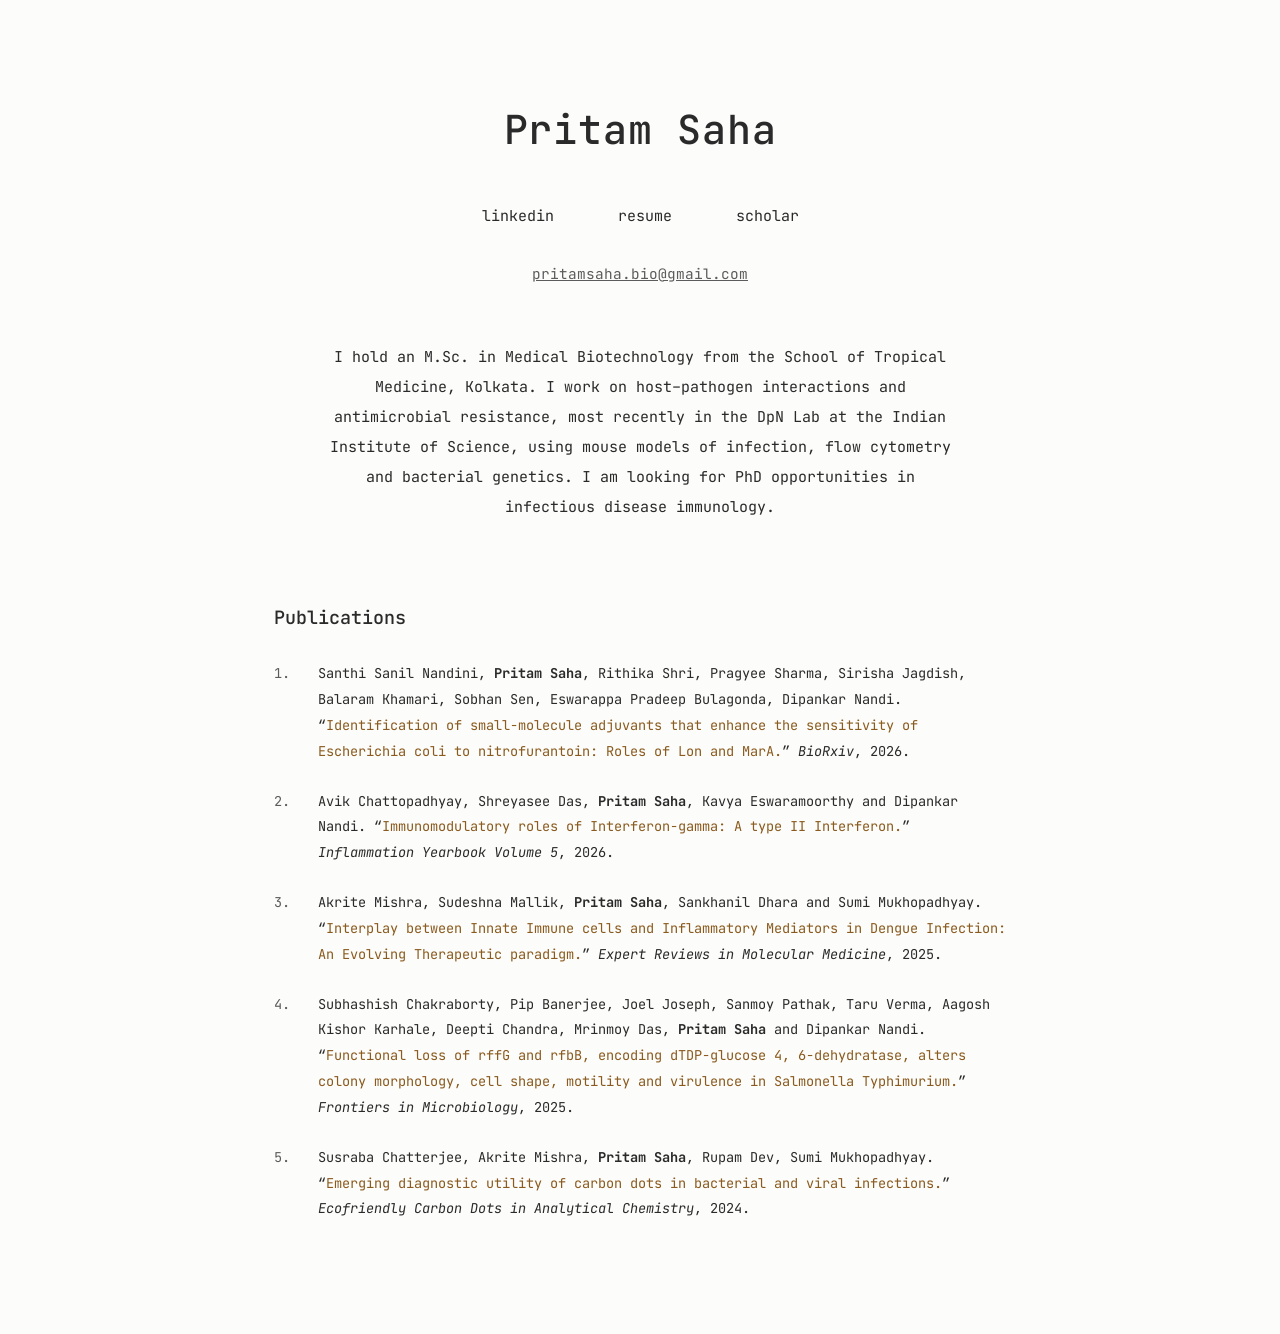
<file: index.html>
<!doctype html>
<html lang="en">
  <head>
    <meta charset="utf-8" />
    <meta name="viewport" content="width=device-width, initial-scale=1" />
    <meta name="color-scheme" content="light" />
    <meta name="theme-color" content="#fcfcfa" />
    <title>Pritam Saha</title>
    <meta
      name="description"
      content="Pritam Saha is an M.Sc. graduate in Medical Biotechnology working on infectious disease immunology and antimicrobial resistance, and is seeking PhD opportunities. Resume, publications and contact."
    />
    <meta name="author" content="Pritam Saha" />
    <link rel="canonical" href="https://pritamsaha.co.in/" />

    <meta property="og:type" content="website" />
    <meta property="og:site_name" content="Pritam Saha" />
    <meta property="og:title" content="Pritam Saha" />
    <meta
      property="og:description"
      content="Pritam Saha is an M.Sc. graduate in Medical Biotechnology working on infectious disease immunology and antimicrobial resistance, and is seeking PhD opportunities. Resume, publications and contact."
    />
    <meta property="og:url" content="https://pritamsaha.co.in/" />
    <meta
      property="og:image"
      content="https://pritamsaha.co.in/assets/og-home.png"
    />
    <meta property="og:image:width" content="1200" />
    <meta property="og:image:height" content="630" />
    <meta
      property="og:image:alt"
      content="Pritam Saha. Links: LinkedIn, Resume, Scholar."
    />
    <meta name="twitter:card" content="summary_large_image" />
    <meta name="twitter:title" content="Pritam Saha" />
    <meta
      name="twitter:description"
      content="Pritam Saha is an M.Sc. graduate in Medical Biotechnology working on infectious disease immunology and antimicrobial resistance, and is seeking PhD opportunities. Resume, publications and contact."
    />
    <meta
      name="twitter:image"
      content="https://pritamsaha.co.in/assets/og-home.png"
    />

    <link
      rel="icon"
      type="image/png"
      sizes="32x32"
      href="assets/favicon-32x32.png"
    />
    <link
      rel="icon"
      type="image/png"
      sizes="16x16"
      href="assets/favicon-16x16.png"
    />
    <link
      rel="apple-touch-icon"
      sizes="180x180"
      href="assets/apple-touch-icon.png"
    />
    <link rel="manifest" href="site.webmanifest" />

    <script type="application/ld+json">
      {
        "@context": "https://schema.org",
        "@type": "Person",
        "name": "Pritam Saha",
        "url": "https://pritamsaha.co.in/",
        "description": "Pritam Saha is an M.Sc. graduate in Medical Biotechnology working on infectious disease immunology and antimicrobial resistance, and is seeking PhD opportunities. Resume, publications and contact.",
        "knowsAbout": [
          "Infectious disease immunology",
          "Antimicrobial resistance",
          "Salmonella Typhimurium",
          "Flow cytometry"
        ],
        "sameAs": [
          "https://www.linkedin.com/in/pritam-saha-41b2b21b9",
          "https://scholar.google.com/citations?user=B1CHgdEAAAAJ&hl=en"
        ]
      }
    </script>

    <link rel="preconnect" href="https://fonts.googleapis.com" />
    <link rel="preconnect" href="https://fonts.gstatic.com" crossorigin />
    <link
      href="https://fonts.googleapis.com/css2?family=JetBrains+Mono:wght@400;500;700&display=swap"
      rel="stylesheet"
    />
    <style>
      :root {
        color-scheme: light;
        --bg: #fcfcfa;
        --text: #2a2a2a;
        --muted: #5c5c5c;
        --accent: #8a5a1e;
      }
      * {
        box-sizing: border-box;
      }
      body {
        margin: 0;
        background: var(--bg);
        color: var(--text);
        font-family:
          "JetBrains Mono", ui-monospace, SFMono-Regular, Menlo, Consolas,
          "Liberation Mono", monospace;
        font-size: 15px;
        line-height: 1.7;
      }
      a {
        color: inherit;
      }
      a:focus-visible {
        outline: 2px solid var(--accent);
        outline-offset: 4px;
      }
      .wrap {
        max-width: 780px;
        margin: 0 auto;
        padding: 96px 24px 88px;
      }
      h1 {
        margin: 0 0 40px;
        font-size: 2.5rem;
        font-weight: 500;
        letter-spacing: 0.02em;
        text-align: center;
      }
      .links {
        display: flex;
        flex-wrap: wrap;
        justify-content: center;
        gap: 12px 64px;
        margin-bottom: 32px;
      }
      .links a {
        text-decoration: none;
      }
      .links a:hover {
        text-decoration: underline;
        text-underline-offset: 6px;
      }
      .email {
        margin: 0 0 56px;
        color: var(--muted);
        font-size: 0.9rem;
        text-align: center;
      }
      .bio {
        max-width: 640px;
        margin: 0 auto 80px;
        line-height: 2;
        text-align: center;
      }
      h2 {
        margin: 0 0 28px;
        font-size: 1.15rem;
        font-weight: 500;
      }
      .pubs {
        margin: 0;
        padding: 0;
        counter-reset: pub;
        list-style: none;
        font-size: 0.85rem;
        line-height: 1.9;
      }
      .pubs li {
        position: relative;
        margin-bottom: 24px;
        padding-left: 44px;
        counter-increment: pub;
      }
      .pubs li::before {
        content: counter(pub) ".";
        position: absolute;
        left: 0;
        color: var(--muted);
      }
      .pubs b {
        font-weight: 700;
      }
      .pubs a {
        color: var(--accent);
        text-decoration: none;
      }
      .pubs a:hover {
        text-decoration: underline;
        text-underline-offset: 3px;
      }
      @media (max-width: 560px) {
        .wrap {
          padding: 56px 20px 56px;
        }
        h1 {
          margin-bottom: 28px;
          font-size: 1.9rem;
        }
        .links {
          gap: 10px 36px;
        }
        .email {
          margin-bottom: 40px;
          overflow-wrap: anywhere;
        }
        .bio {
          margin-bottom: 56px;
          line-height: 1.9;
          text-align: left;
        }
        .pubs li {
          padding-left: 32px;
        }
      }
    </style>
  </head>
  <body>
    <main class="wrap">
      <h1>Pritam Saha</h1>

      <nav class="links" aria-label="Profiles">
        <a
          href="https://www.linkedin.com/in/pritam-saha-41b2b21b9"
          target="_blank"
          rel="me noopener noreferrer"
          >linkedin</a
        >
        <a href="resume.html">resume</a>
        <a
          href="https://scholar.google.com/citations?user=B1CHgdEAAAAJ&hl=en"
          target="_blank"
          rel="me noopener noreferrer"
          >scholar</a
        >
      </nav>

      <p class="email">
        <a data-mail-user="pritamsaha.bio" data-mail-domain="gmail.com"
          >pritamsaha.bio [at] gmail [dot] com</a
        >
      </p>

      <p class="bio">
        I hold an M.Sc. in Medical Biotechnology from the School of Tropical
        Medicine, Kolkata. I work on host–pathogen interactions and
        antimicrobial resistance, most recently in the DpN Lab at the Indian
        Institute of Science, using mouse models of infection, flow cytometry
        and bacterial genetics. I am looking for PhD opportunities in infectious
        disease immunology.
      </p>

      <h2>Publications</h2>
      <ol class="pubs">
        <li>
          Santhi Sanil Nandini, <b>Pritam Saha</b>, Rithika Shri, Pragyee
          Sharma, Sirisha Jagdish, Balaram Khamari, Sobhan Sen, Eswarappa
          Pradeep Bulagonda, Dipankar Nandi. “<a
            href="https://doi.org/10.64898/2026.01.18.700157"
            target="_blank"
            rel="noopener noreferrer"
            >Identification of small-molecule adjuvants that enhance the
            sensitivity of Escherichia coli to nitrofurantoin: Roles of Lon and
            MarA.</a
          >” <i>BioRxiv</i>, 2026.
        </li>
        <li>
          Avik Chattopadhyay, Shreyasee Das, <b>Pritam Saha</b>, Kavya
          Eswaramoorthy and Dipankar Nandi. “<a
            href="https://chanrebookshop.com/book/inflammation-volume-5-1f9abf"
            target="_blank"
            rel="noopener noreferrer"
            >Immunomodulatory roles of Interferon-gamma: A type II
            Interferon.</a
          >” <i>Inflammation Yearbook Volume 5</i>, 2026.
        </li>
        <li>
          Akrite Mishra, Sudeshna Mallik, <b>Pritam Saha</b>, Sankhanil Dhara
          and Sumi Mukhopadhyay. “<a
            href="https://doi.org/10.1017/erm.2025.10021"
            target="_blank"
            rel="noopener noreferrer"
            >Interplay between Innate Immune cells and Inflammatory Mediators in
            Dengue Infection: An Evolving Therapeutic paradigm.</a
          >” <i>Expert Reviews in Molecular Medicine</i>, 2025.
        </li>
        <li>
          Subhashish Chakraborty, Pip Banerjee, Joel Joseph, Sanmoy Pathak, Taru
          Verma, Aagosh Kishor Karhale, Deepti Chandra, Mrinmoy Das,
          <b>Pritam Saha</b> and Dipankar Nandi. “<a
            href="https://doi.org/10.3389/fmicb.2025.1572117"
            target="_blank"
            rel="noopener noreferrer"
            >Functional loss of rffG and rfbB, encoding dTDP-glucose 4,
            6-dehydratase, alters colony morphology, cell shape, motility and
            virulence in Salmonella Typhimurium.</a
          >” <i>Frontiers in Microbiology</i>, 2025.
        </li>
        <li>
          Susraba Chatterjee, Akrite Mishra, <b>Pritam Saha</b>, Rupam Dev, Sumi
          Mukhopadhyay. “<a
            href="https://doi.org/10.1016/bs.coac.2024.08.002"
            target="_blank"
            rel="noopener noreferrer"
            >Emerging diagnostic utility of carbon dots in bacterial and viral
            infections.</a
          >” <i>Ecofriendly Carbon Dots in Analytical Chemistry</i>, 2024.
        </li>
      </ol>
    </main>

    <script>
      document.querySelectorAll("[data-mail-user]").forEach(function (a) {
        var address = a.dataset.mailUser + "@" + a.dataset.mailDomain;
        a.href = "mailto:" + address;
        a.textContent = address;
      });
    </script>
  </body>
</html>
</file>
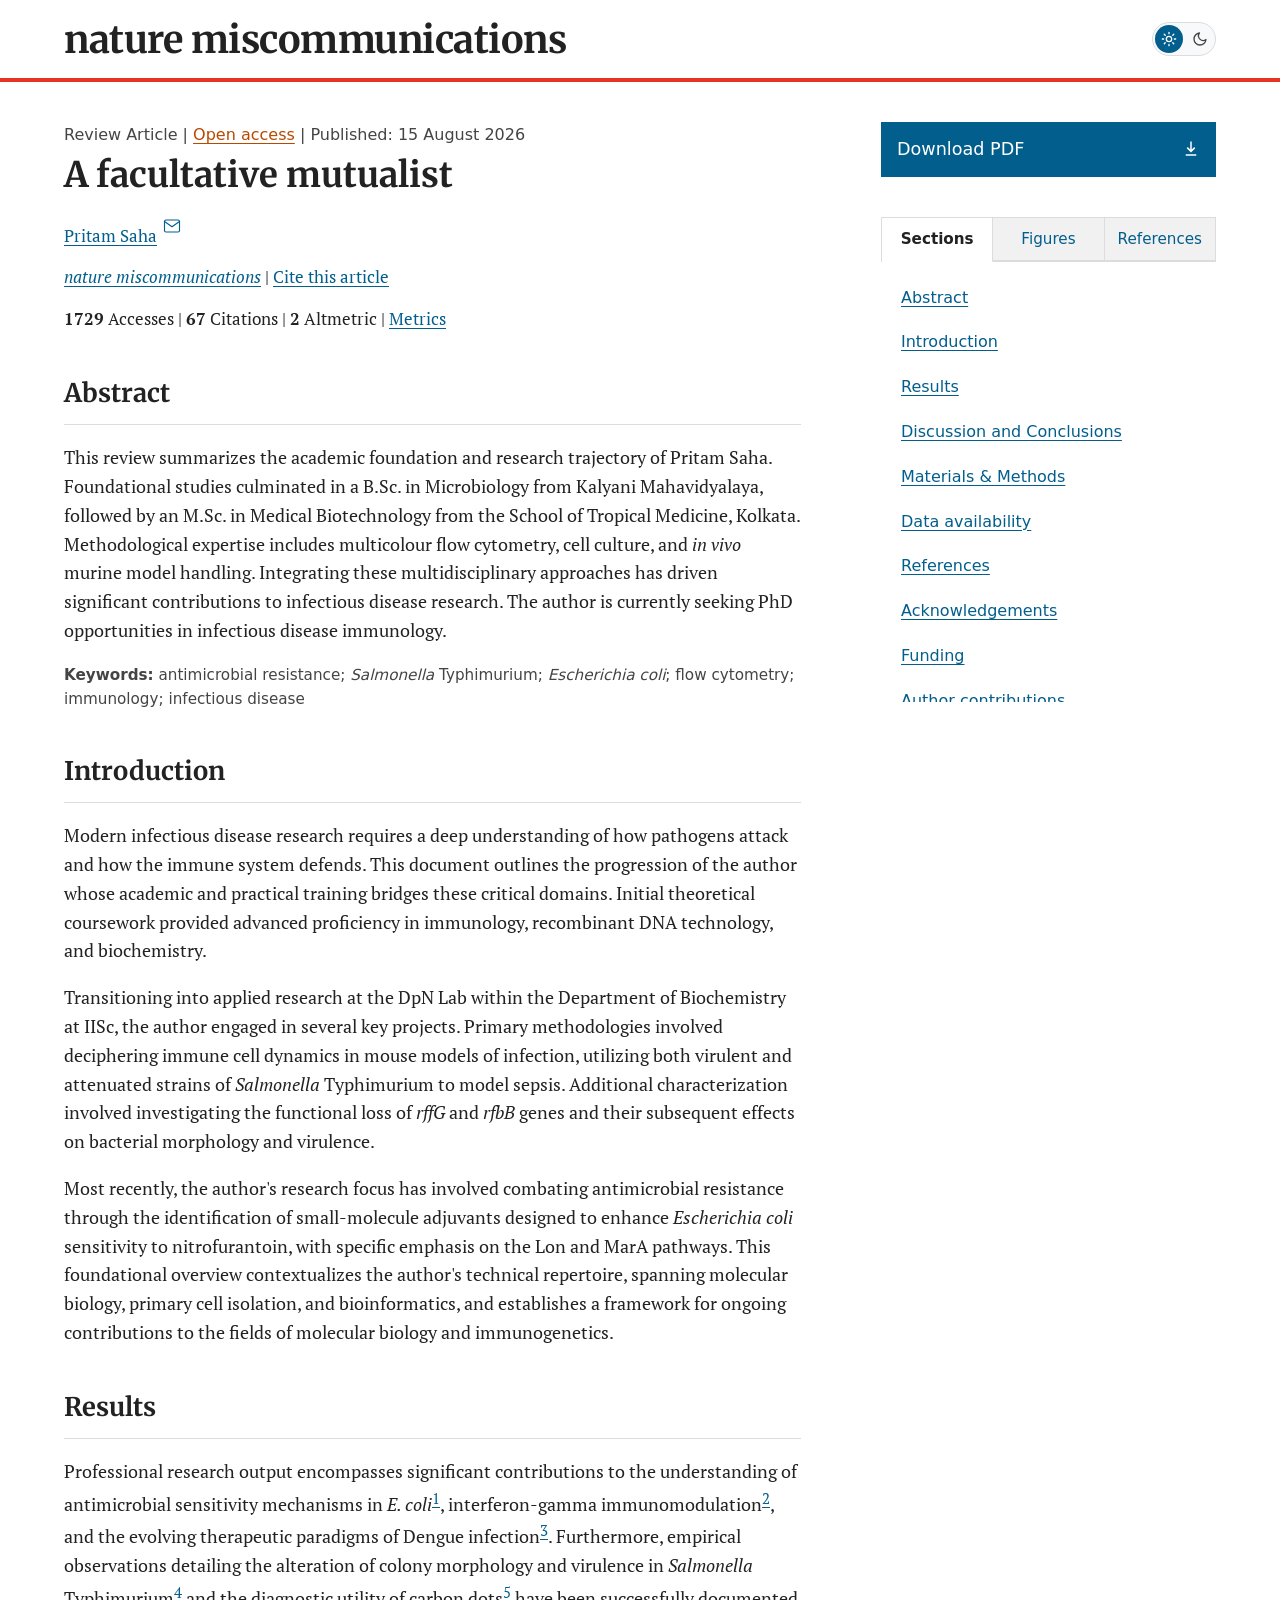
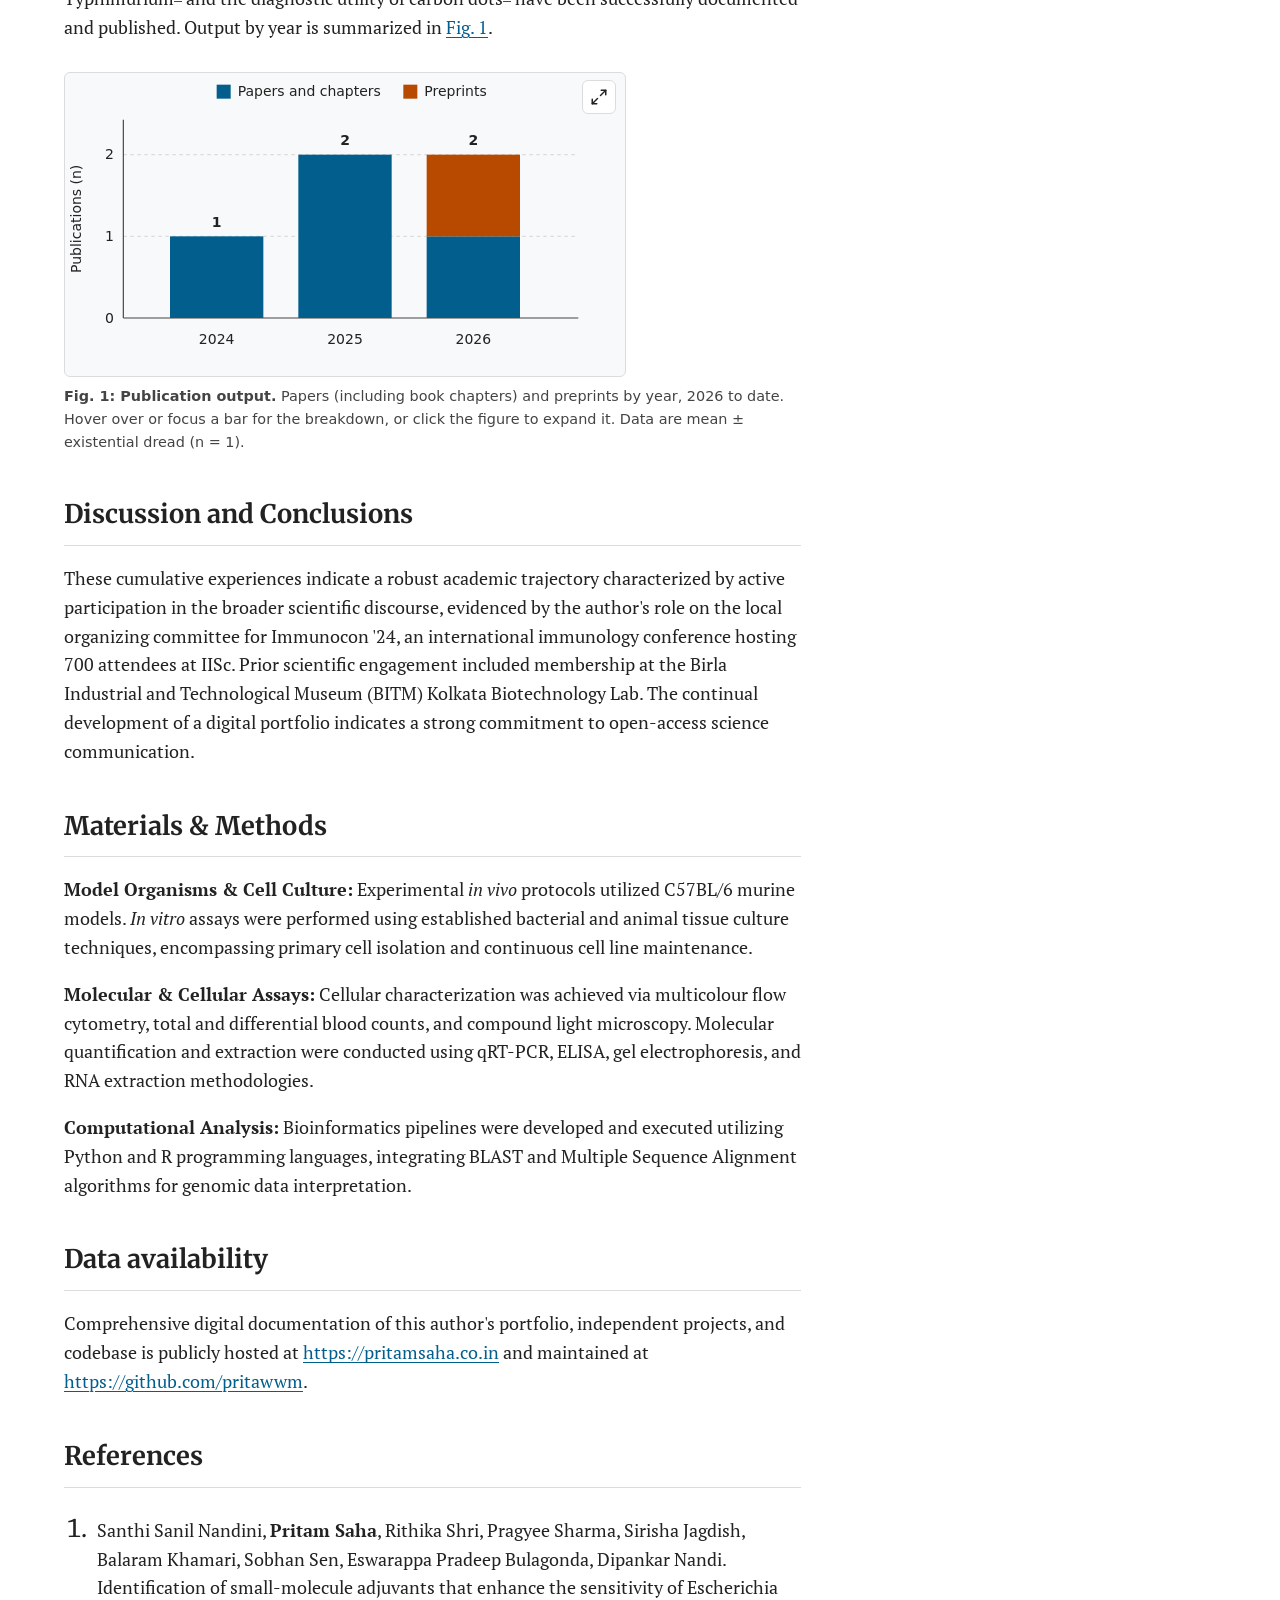
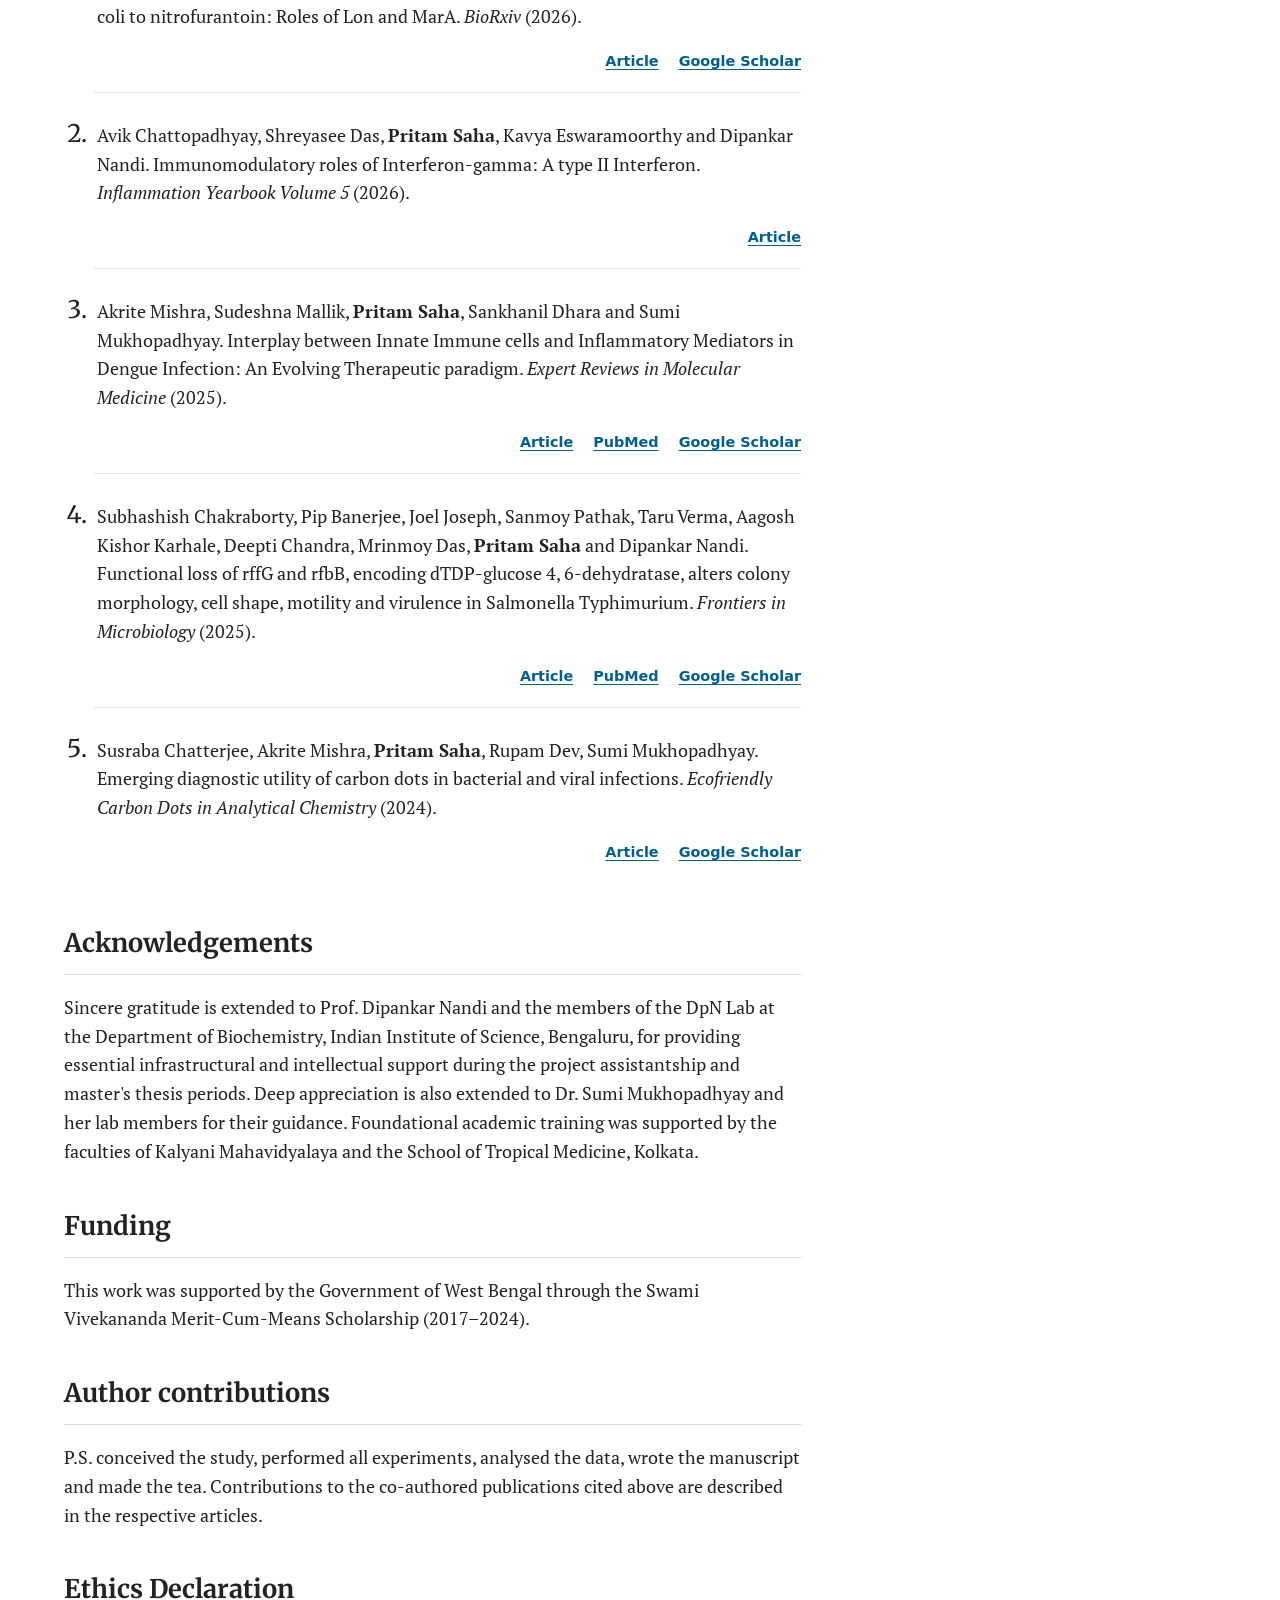
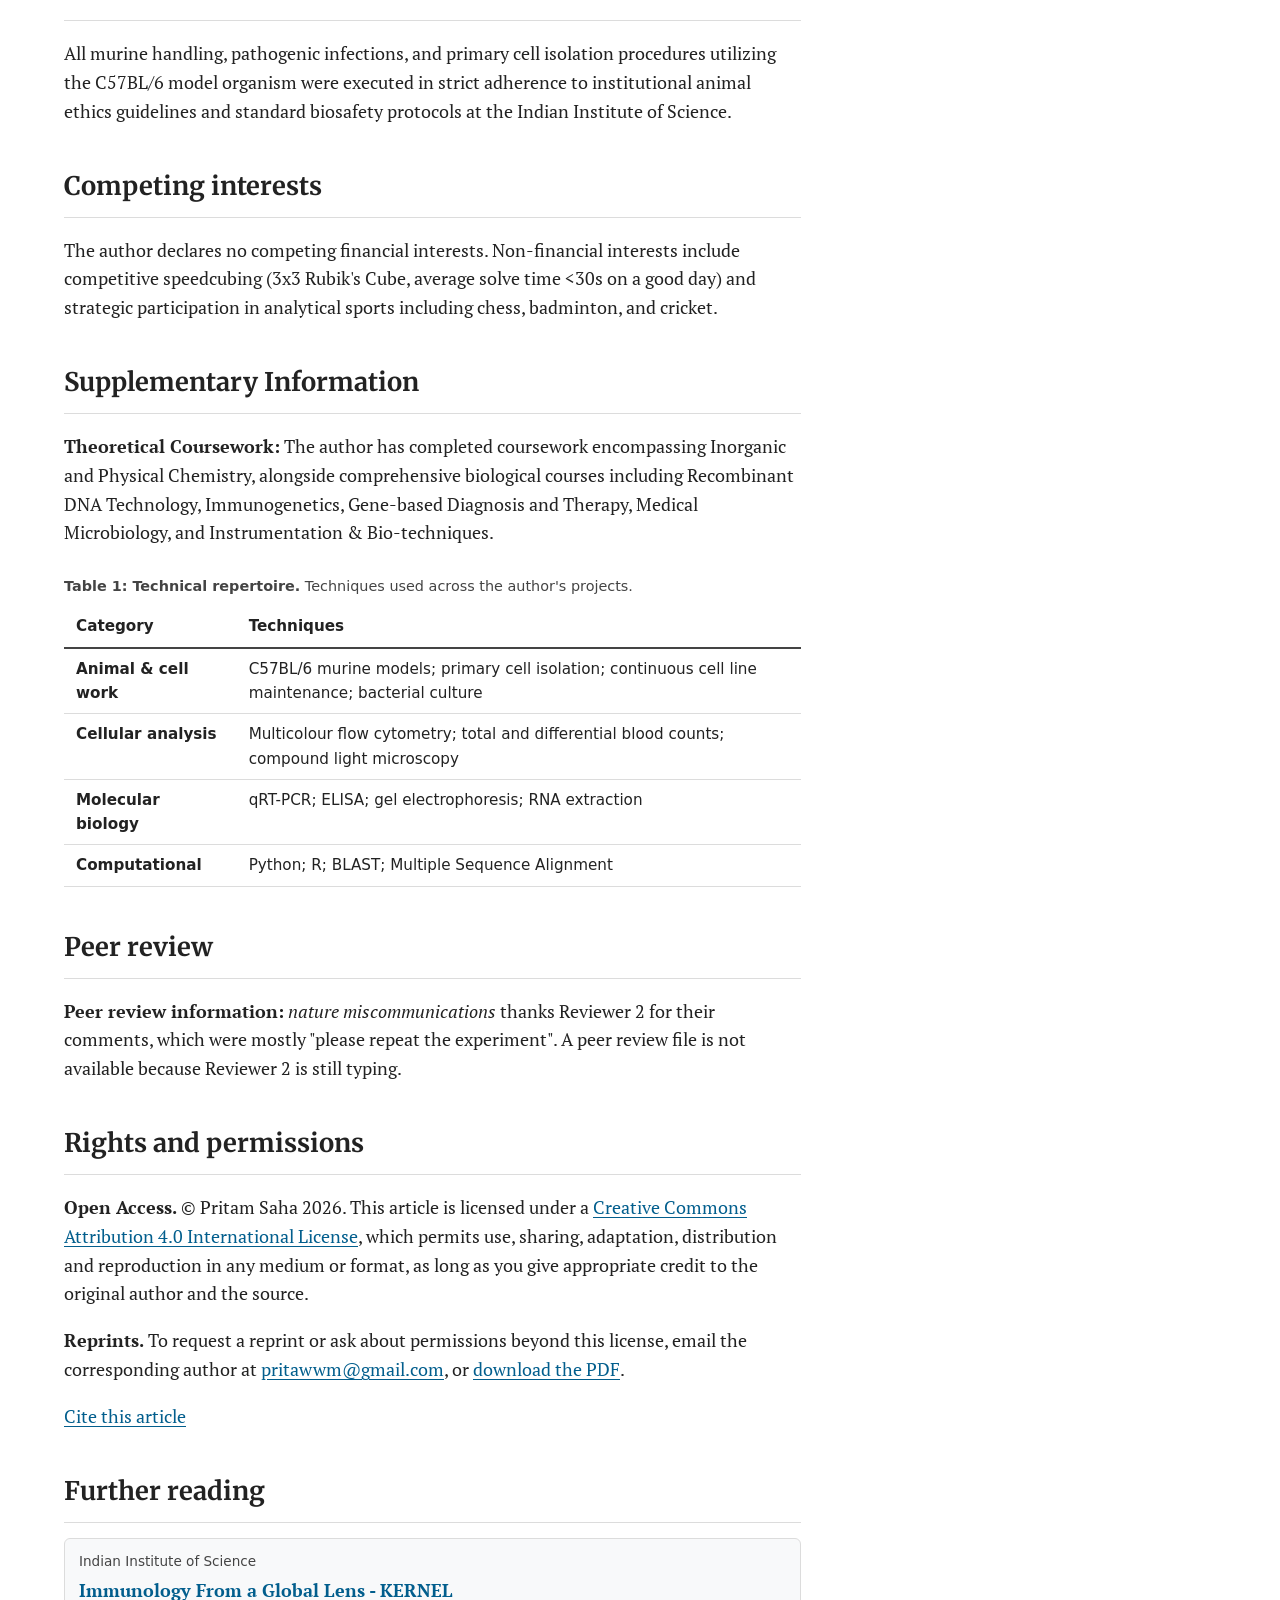
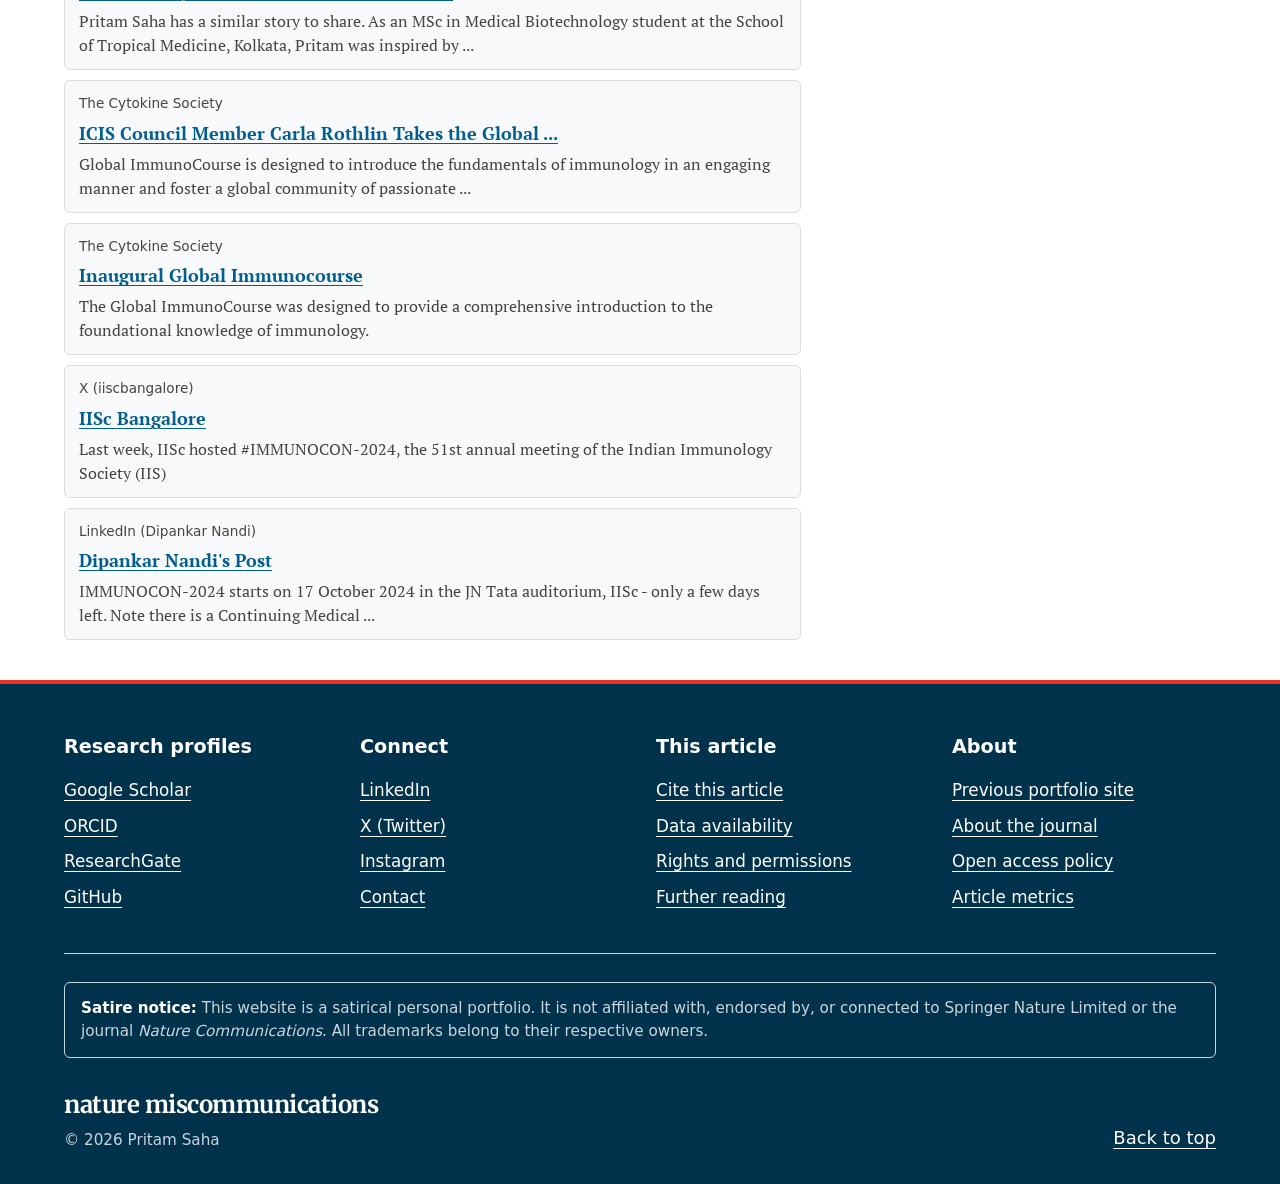
<file: resume.html>
<!doctype html>
<html lang="en">
  <head>
    <meta charset="UTF-8" />
    <meta name="viewport" content="width=device-width, initial-scale=1.0" />
    <title>Resume | Pritam Saha - nature miscommunications</title>
    <meta
      name="description"
      content="Discover Pritam Saha's academic trajectory, research methodologies, and publications in infectious disease immunology."
    />
    <meta name="author" content="Pritam Saha" />
    <meta name="robots" content="follow" />
    <meta name="theme-color" content="#ffffff" />
    <link rel="canonical" href="https://pritamsaha.co.in/resume.html" />

    <meta property="og:title" content="Pritam Saha - Academic Resume" />
    <meta
      property="og:description"
      content="Discover Pritam Saha's academic trajectory, research methodologies, and publications"
    />
    <meta property="og:type" content="profile" />
    <meta property="profile:first_name" content="Pritam" />
    <meta property="profile:last_name" content="Saha" />
    <meta property="og:url" content="https://pritamsaha.co.in/resume.html" />
    <meta property="og:site_name" content="nature miscommunications" />
    <meta
      property="og:image"
      content="https://pritamsaha.co.in/assets/og-image.png"
    />
    <meta
      property="og:image:alt"
      content="Pritam Saha - Academic Resume, styled as a journal article"
    />

    <meta name="twitter:card" content="summary_large_image" />
    <meta name="twitter:title" content="Pritam Saha - Academic Resume" />
    <meta
      name="twitter:description"
      content="Discover Pritam Saha's academic trajectory, research methodologies, and publications"
    />
    <meta
      name="twitter:image"
      content="https://pritamsaha.co.in/assets/og-image.png"
    />
    <meta
      name="twitter:image:alt"
      content="Pritam Saha - Academic Resume, styled as a journal article"
    />

    <meta name="citation_title" content="A facultative mutualist" />
    <meta name="citation_author" content="Saha, Pritam" />
    <meta
      name="citation_author_orcid"
      content="https://orcid.org/0009-0005-5139-8965"
    />
    <meta name="citation_publication_date" content="2026/08/15" />
    <meta name="citation_online_date" content="2026/08/15" />
    <meta name="citation_journal_title" content="nature miscommunications" />
    <meta name="citation_language" content="en" />
    <meta
      name="citation_keywords"
      content="antimicrobial resistance; Salmonella Typhimurium; Escherichia coli; flow cytometry; immunology; infectious disease"
    />
    <meta
      name="citation_abstract_html_url"
      content="https://pritamsaha.co.in/resume.html"
    />
    <meta
      name="citation_pdf_url"
      content="https://pritamsaha.co.in/assets/download.pdf"
    />
    <meta
      name="citation_reference"
      content="citation_title=Identification of small-molecule adjuvants that enhance the sensitivity of Escherichia coli to nitrofurantoin: Roles of Lon and MarA; citation_journal_title=BioRxiv; citation_publication_date=2026; citation_doi=10.64898/2026.01.18.700157"
    />
    <meta
      name="citation_reference"
      content="citation_title=Immunomodulatory roles of Interferon-gamma: A type II Interferon; citation_journal_title=Inflammation Yearbook Volume 5; citation_publication_date=2026"
    />
    <meta
      name="citation_reference"
      content="citation_title=Interplay between Innate Immune cells and Inflammatory Mediators in Dengue Infection: An Evolving Therapeutic paradigm; citation_journal_title=Expert Reviews in Molecular Medicine; citation_publication_date=2025; citation_doi=10.1017/erm.2025.10021"
    />
    <meta
      name="citation_reference"
      content="citation_title=Functional loss of rffG and rfbB, encoding dTDP-glucose 4, 6-dehydratase, alters colony morphology, cell shape, motility and virulence in Salmonella Typhimurium; citation_journal_title=Frontiers in Microbiology; citation_publication_date=2025; citation_doi=10.3389/fmicb.2025.1572117"
    />
    <meta
      name="citation_reference"
      content="citation_title=Emerging diagnostic utility of carbon dots in bacterial and viral infections; citation_journal_title=Ecofriendly Carbon Dots in Analytical Chemistry; citation_publication_date=2024; citation_doi=10.1016/bs.coac.2024.08.002"
    />

    <link rel="preconnect" href="https://fonts.googleapis.com" />
    <link rel="preconnect" href="https://fonts.gstatic.com" crossorigin />
    <link
      href="https://fonts.googleapis.com/css2?family=Merriweather:wght@300;400;700&family=PT+Serif:ital,wght@0,400;0,700;1,400&display=swap"
      rel="stylesheet"
    />
    <link rel="stylesheet" href="resume.css" />
    <link
      rel="icon"
      type="image/png"
      sizes="32x32"
      href="assets/favicon-32x32.png"
    />
    <link
      rel="icon"
      type="image/png"
      sizes="16x16"
      href="assets/favicon-16x16.png"
    />
    <link
      rel="apple-touch-icon"
      sizes="180x180"
      href="assets/apple-touch-icon.png"
    />
    <link rel="manifest" href="site.webmanifest" />

    <script type="application/ld+json">
      {
        "@context": "https://schema.org",
        "@type": "ProfilePage",
        "name": "Pritam Saha - Academic Resume",
        "url": "https://pritamsaha.co.in/resume.html",
        "datePublished": "2026-08-15",
        "inLanguage": "en",
        "mainEntity": {
          "@type": "Person",
          "name": "Pritam Saha",
          "url": "https://pritamsaha.co.in",
          "sameAs": [
            "https://github.com/pritawwm",
            "https://www.researchgate.net/profile/Pritam-Saha-29",
            "https://scholar.google.com/citations?user=B1CHgdEAAAAJ&hl=en",
            "https://orcid.org/0009-0005-5139-8965",
            "https://www.linkedin.com/in/pritam-saha-41b2b21b9",
            "https://x.com/pritawwm",
            "https://www.instagram.com/pritawwm"
          ],
          "alumniOf": [
            {
              "@type": "EducationalOrganization",
              "name": "Kalyani Mahavidyalaya"
            },
            {
              "@type": "EducationalOrganization",
              "name": "School of Tropical Medicine, Kolkata"
            }
          ],
          "knowsAbout": [
            "Immunology",
            "Antimicrobial resistance",
            "Flow cytometry",
            "Infectious disease",
            "Bioinformatics"
          ]
        }
      }
    </script>

    <script src="resume.js" defer></script>
  </head>

  <body class="resume-page" id="top">
    <a class="skip-link" href="#main-content">Skip to main content</a>
    <div
      class="reading-progress"
      id="reading-progress"
      aria-hidden="true"
    ></div>

    <header class="resume-header">
      <div class="header-content">
        <a class="brand" href="https://pritamsaha.co.in"
          >nature miscommunications</a
        >
        <button
          type="button"
          class="theme-toggle"
          id="theme-toggle"
          aria-label="Dark mode"
          aria-pressed="false"
        >
          <svg
            class="ts-icon ts-sun"
            width="16"
            height="16"
            viewBox="0 0 24 24"
            fill="none"
            stroke="currentColor"
            stroke-width="2"
            stroke-linecap="round"
            aria-hidden="true"
            focusable="false"
          >
            <circle cx="12" cy="12" r="4" />
            <path
              d="M12 2v2M12 20v2M4.9 4.9l1.4 1.4M17.7 17.7l1.4 1.4M2 12h2M20 12h2M4.9 19.1l1.4-1.4M17.7 6.3l1.4-1.4"
            />
          </svg>
          <svg
            class="ts-icon ts-moon"
            width="16"
            height="16"
            viewBox="0 0 24 24"
            fill="none"
            stroke="currentColor"
            stroke-width="2"
            stroke-linecap="round"
            stroke-linejoin="round"
            aria-hidden="true"
            focusable="false"
          >
            <path d="M21 12.8A9 9 0 1 1 11.2 3a7 7 0 0 0 9.8 9.8z" />
          </svg>
          <span class="ts-thumb" aria-hidden="true"></span>
        </button>
      </div>
    </header>

    <div class="sticky-article-bar" id="sticky-bar">
      <div class="sticky-bar-content">
        <span class="sticky-title">A facultative mutualist</span>
        <a
          href="assets/download.pdf"
          download="download.pdf"
          class="btn-download-small"
          aria-label="Download PDF of Pritam Saha's academic resume"
        >
          Download PDF
          <svg
            class="icon-download"
            width="16"
            height="16"
            viewBox="0 0 24 24"
            fill="currentColor"
            aria-hidden="true"
            focusable="false"
          >
            <path
              d="M19 19v2H5v-2h14zm-7-2.414L6.293 10.88l1.414-1.414L11 12.758V2h2v10.758l3.293-3.292 1.414 1.414L12 16.586z"
            />
          </svg>
        </a>
      </div>
    </div>

    <div class="mobile-sticky-wrapper">
      <a
        href="assets/download.pdf"
        download="download.pdf"
        class="btn-download btn-download-mobile"
        aria-label="Download PDF of Pritam Saha's academic resume"
      >
        <span>Download PDF</span>
        <svg
          class="icon-download"
          width="18"
          height="18"
          viewBox="0 0 24 24"
          fill="currentColor"
          aria-hidden="true"
          focusable="false"
        >
          <path
            d="M19 19v2H5v-2h14zm-7-2.414L6.293 10.88l1.414-1.414L11 12.758V2h2v10.758l3.293-3.292 1.414 1.414L12 16.586z"
          />
        </svg>
      </a>
    </div>

    <main class="resume-main" id="main-content" tabindex="-1">
      <article class="content-left">
        <div class="article-meta">
          Review Article <span class="sep" aria-hidden="true">|</span>
          <button type="button" class="meta-oa" data-dialog="oaPopup">
            Open access
          </button>
          <span class="meta-date"
            >Published: <time datetime="2026-08-15">15 August 2026</time></span
          >
        </div>

        <h1 class="article-title">A facultative mutualist</h1>

        <div class="authors">
          <a
            href="https://www.researchgate.net/profile/Pritam-Saha-29"
            target="_blank"
            rel="noopener noreferrer"
            >Pritam Saha</a
          >
          <sup class="envelope-sup">
            <a
              class="author-email"
              data-mail-user="pritawwm"
              data-mail-domain="gmail.com"
              aria-label="Email the corresponding author"
            >
              <svg
                width="18"
                height="18"
                viewBox="0 0 24 24"
                fill="none"
                stroke="currentColor"
                stroke-width="1.5"
                stroke-linecap="round"
                stroke-linejoin="round"
                aria-hidden="true"
                focusable="false"
              >
                <path
                  d="M4 4h16c1.1 0 2 .9 2 2v12c0 1.1-.9 2-2 2H4c-1.1 0-2-.9-2-2V6c0-1.1.9-2 2-2z"
                ></path>
                <polyline points="22,6 12,13 2,6"></polyline>
              </svg>
            </a>
          </sup>
        </div>

        <div class="journal-info">
          <button type="button" class="link-button" data-dialog="journalPopup">
            <i>nature miscommunications</i>
          </button>
          <span class="sep" aria-hidden="true">|</span>
          <button type="button" class="link-button" data-dialog="citePopup">
            Cite this article
          </button>
        </div>

        <div class="metrics">
          <strong data-count="1729">1729</strong> Accesses
          <span class="sep" aria-hidden="true">|</span>
          <strong data-count="67">67</strong> Citations
          <span class="sep" aria-hidden="true">|</span>
          <strong data-count="2">2</strong> Altmetric
          <span class="sep" aria-hidden="true">|</span>
          <button type="button" class="link-button" data-dialog="metricsPopup">
            Metrics
          </button>
        </div>

        <section
          id="abstract"
          class="content-section"
          aria-labelledby="h-abstract"
        >
          <h2 id="h-abstract">Abstract</h2>
          <p>
            This review summarizes the academic foundation and research
            trajectory of Pritam Saha. Foundational studies culminated in a
            B.Sc. in Microbiology from Kalyani Mahavidyalaya, followed by an
            M.Sc. in Medical Biotechnology from the School of Tropical Medicine,
            Kolkata. Methodological expertise includes multicolour flow
            cytometry, cell culture, and <i>in vivo</i> murine model handling.
            Integrating these multidisciplinary approaches has driven
            significant contributions to infectious disease research. The author
            is currently seeking PhD opportunities in infectious disease
            immunology.
          </p>
          <p class="keywords">
            <strong>Keywords:</strong> antimicrobial resistance;
            <i>Salmonella</i> Typhimurium; <i>Escherichia coli</i>; flow
            cytometry; immunology; infectious disease
          </p>
        </section>

        <section
          id="introduction"
          class="content-section"
          aria-labelledby="h-intro"
        >
          <h2 id="h-intro">Introduction</h2>
          <p>
            Modern infectious disease research requires a deep understanding of
            how pathogens attack and how the immune system defends. This
            document outlines the progression of the author whose academic and
            practical training bridges these critical domains. Initial
            theoretical coursework provided advanced proficiency in immunology,
            recombinant DNA technology, and biochemistry.
          </p>
          <p>
            Transitioning into applied research at the DpN Lab within the
            Department of Biochemistry at IISc, the author engaged in several
            key projects. Primary methodologies involved deciphering immune cell
            dynamics in mouse models of infection, utilizing both virulent and
            attenuated strains of <i>Salmonella</i>
            Typhimurium to model sepsis. Additional characterization involved
            investigating the functional loss of
            <i>rffG</i> and <i>rfbB</i> genes and their subsequent effects on
            bacterial morphology and virulence.
          </p>
          <p>
            Most recently, the author's research focus has involved combating
            antimicrobial resistance through the identification of
            small-molecule adjuvants designed to enhance
            <i>Escherichia coli</i> sensitivity to nitrofurantoin, with specific
            emphasis on the Lon and MarA pathways. This foundational overview
            contextualizes the author's technical repertoire, spanning molecular
            biology, primary cell isolation, and bioinformatics, and establishes
            a framework for ongoing contributions to the fields of molecular
            biology and immunogenetics.
          </p>
        </section>

        <section
          id="results"
          class="content-section"
          aria-labelledby="h-results"
        >
          <h2 id="h-results">Results</h2>
          <p>
            Professional research output encompasses significant contributions
            to the understanding of antimicrobial sensitivity mechanisms in
            <i>E. coli</i
            ><sup
              ><a href="#ref-1" class="citation-link" aria-label="Reference 1"
                >1</a
              ></sup
            >, interferon-gamma immunomodulation<sup
              ><a href="#ref-2" class="citation-link" aria-label="Reference 2"
                >2</a
              ></sup
            >, and the evolving therapeutic paradigms of Dengue infection<sup
              ><a href="#ref-3" class="citation-link" aria-label="Reference 3"
                >3</a
              ></sup
            >. Furthermore, empirical observations detailing the alteration of
            colony morphology and virulence in <i>Salmonella</i> Typhimurium<sup
              ><a href="#ref-4" class="citation-link" aria-label="Reference 4"
                >4</a
              ></sup
            >
            and the diagnostic utility of carbon dots<sup
              ><a href="#ref-5" class="citation-link" aria-label="Reference 5"
                >5</a
              ></sup
            >
            have been successfully documented and published. Output by year is
            summarized in
            <a href="#fig-1" class="citation-link">Fig. 1</a>.
          </p>

          <figure id="fig-1">
            <div class="fig-frame">
              <button
                type="button"
                class="fig-expand"
                aria-haspopup="dialog"
                aria-label="Expand Fig. 1 in a full-size viewer"
              >
                <svg
                  width="18"
                  height="18"
                  viewBox="0 0 24 24"
                  fill="none"
                  stroke="currentColor"
                  stroke-width="2"
                  stroke-linecap="round"
                  stroke-linejoin="round"
                  aria-hidden="true"
                  focusable="false"
                >
                  <polyline points="15 3 21 3 21 9" />
                  <polyline points="9 21 3 21 3 15" />
                  <line x1="21" y1="3" x2="14" y2="10" />
                  <line x1="3" y1="21" x2="10" y2="14" />
                </svg>
              </button>
              <svg
                class="fig-svg"
                viewBox="0 0 480 260"
                role="group"
                aria-label="Stacked bar chart of publications per year: one in 2024, two in 2025, two in 2026"
              >
                <line class="fig-grid" x1="50" y1="140" x2="440" y2="140" />
                <line class="fig-grid" x1="50" y1="70" x2="440" y2="70" />
                <line class="fig-axis" x1="50" y1="210" x2="440" y2="210" />
                <line class="fig-axis" x1="50" y1="40" x2="50" y2="210" />
                <text class="fig-text" x="42" y="214" text-anchor="end">0</text>
                <text class="fig-text" x="42" y="144" text-anchor="end">1</text>
                <text class="fig-text" x="42" y="74" text-anchor="end">2</text>

                <rect class="fig-bar" x="130" y="10" width="12" height="12" />
                <text class="fig-text" x="148" y="20">Papers and chapters</text>
                <rect
                  class="fig-bar-preprint"
                  x="290"
                  y="10"
                  width="12"
                  height="12"
                />
                <text class="fig-text" x="308" y="20">Preprints</text>

                <g
                  class="fig-bar-group"
                  tabindex="0"
                  role="img"
                  aria-label="2024: 1 paper (a book chapter), 0 preprints. Caffeine: about 240 cups of ginger tea."
                  data-year="2024"
                  data-papers="1"
                  data-preprints="0"
                  data-caffeine="≈240 cups of ginger tea"
                >
                  <rect class="fig-bar" x="90" y="140" width="80" height="70" />
                  <text
                    class="fig-text fig-total"
                    x="130"
                    y="132"
                    text-anchor="middle"
                  >
                    1
                  </text>
                </g>
                <g
                  class="fig-bar-group"
                  tabindex="0"
                  role="img"
                  aria-label="2025: 2 papers, 0 preprints. Caffeine: about 410 cups of ginger tea."
                  data-year="2025"
                  data-papers="2"
                  data-preprints="0"
                  data-caffeine="≈410 cups of ginger tea"
                >
                  <rect
                    class="fig-bar"
                    x="200"
                    y="70"
                    width="80"
                    height="140"
                  />
                  <text
                    class="fig-text fig-total"
                    x="240"
                    y="62"
                    text-anchor="middle"
                  >
                    2
                  </text>
                </g>
                <g
                  class="fig-bar-group"
                  tabindex="0"
                  role="img"
                  aria-label="2026 to date: 1 paper (a book chapter), 1 preprint. Caffeine: about 365 cups, still counting."
                  data-year="2026 (to date)"
                  data-papers="1"
                  data-preprints="1"
                  data-caffeine="≈365 cups (still counting)"
                >
                  <rect
                    class="fig-bar"
                    x="310"
                    y="140"
                    width="80"
                    height="70"
                  />
                  <rect
                    class="fig-bar-preprint"
                    x="310"
                    y="70"
                    width="80"
                    height="70"
                  />
                  <text
                    class="fig-text fig-total"
                    x="350"
                    y="62"
                    text-anchor="middle"
                  >
                    2
                  </text>
                </g>

                <text class="fig-text" x="130" y="232" text-anchor="middle">
                  2024
                </text>
                <text class="fig-text" x="240" y="232" text-anchor="middle">
                  2025
                </text>
                <text class="fig-text" x="350" y="232" text-anchor="middle">
                  2026
                </text>
                <text
                  class="fig-text"
                  x="14"
                  y="125"
                  text-anchor="middle"
                  transform="rotate(-90 14 125)"
                >
                  Publications (n)
                </text>
              </svg>
            </div>
            <figcaption>
              <strong>Fig. 1: Publication output.</strong> Papers (including
              book chapters) and preprints by year, 2026 to date. Hover over or
              focus a bar for the breakdown, or click the figure to expand it.
              Data are mean ± existential dread (n = 1).
            </figcaption>
          </figure>
        </section>

        <section
          id="discussion"
          class="content-section"
          aria-labelledby="h-discussion"
        >
          <h2 id="h-discussion">Discussion and Conclusions</h2>
          <p>
            These cumulative experiences indicate a robust academic trajectory
            characterized by active participation in the broader scientific
            discourse, evidenced by the author's role on the local organizing
            committee for Immunocon '24, an international immunology conference
            hosting 700 attendees at IISc. Prior scientific engagement included
            membership at the Birla Industrial and Technological Museum (BITM)
            Kolkata Biotechnology Lab. The continual development of a digital
            portfolio indicates a strong commitment to open-access science
            communication.
          </p>
        </section>

        <section
          id="methods"
          class="content-section"
          aria-labelledby="h-methods"
        >
          <h2 id="h-methods">Materials &amp; Methods</h2>
          <p>
            <b>Model Organisms &amp; Cell Culture:</b> Experimental
            <i>in vivo</i> protocols utilized C57BL/6 murine models.
            <i>In vitro</i> assays were performed using established bacterial
            and animal tissue culture techniques, encompassing primary cell
            isolation and continuous cell line maintenance.
          </p>
          <p>
            <b>Molecular &amp; Cellular Assays:</b> Cellular characterization
            was achieved via multicolour flow cytometry, total and differential
            blood counts, and compound light microscopy. Molecular
            quantification and extraction were conducted using qRT-PCR, ELISA,
            gel electrophoresis, and RNA extraction methodologies.
          </p>
          <p>
            <b>Computational Analysis:</b> Bioinformatics pipelines were
            developed and executed utilizing Python and R programming languages,
            integrating BLAST and Multiple Sequence Alignment algorithms for
            genomic data interpretation.
          </p>
        </section>

        <section id="data" class="content-section" aria-labelledby="h-data">
          <h2 id="h-data">Data availability</h2>
          <p>
            Comprehensive digital documentation of this author's portfolio,
            independent projects, and codebase is publicly hosted at
            <a
              href="https://pritamsaha.co.in"
              target="_blank"
              rel="noopener noreferrer"
              >https://pritamsaha.co.in</a
            >
            and maintained at
            <a
              href="https://github.com/pritawwm"
              target="_blank"
              rel="noopener noreferrer"
              >https://github.com/pritawwm</a
            >.
          </p>
        </section>

        <section
          id="references"
          class="content-section"
          aria-labelledby="h-references"
        >
          <h2 id="h-references">References</h2>
          <ol class="reference-list">
            <li id="ref-1">
              <span class="ref-authors"
                >Santhi Sanil Nandini, <b>Pritam Saha</b>, Rithika Shri, Pragyee
                Sharma, Sirisha Jagdish, Balaram Khamari, Sobhan Sen, Eswarappa
                Pradeep Bulagonda, Dipankar Nandi</span
              >.
              <span class="ref-title"
                >Identification of small-molecule adjuvants that enhance the
                sensitivity of Escherichia coli to nitrofurantoin: Roles of Lon
                and MarA</span
              >. <i class="ref-venue">BioRxiv</i> (<span class="ref-year"
                >2026</span
              >).
              <div class="ref-links">
                <a
                  href="https://doi.org/10.64898/2026.01.18.700157"
                  target="_blank"
                  rel="noopener noreferrer"
                  >Article</a
                >
                <a
                  href="https://scholar.google.com/scholar?q=Identification%20of%20small-molecule%20adjuvants%20that%20enhance%20the%20sensitivity%20of%20Escherichia%20coli%20to%20nitrofurantoin%3A%20Roles%20of%20Lon%20and%20MarA"
                  target="_blank"
                  rel="noopener noreferrer"
                  >Google Scholar</a
                >
              </div>
            </li>
            <li id="ref-2">
              <span class="ref-authors"
                >Avik Chattopadhyay, Shreyasee Das, <b>Pritam Saha</b>, Kavya
                Eswaramoorthy and Dipankar Nandi</span
              >.
              <span class="ref-title"
                >Immunomodulatory roles of Interferon-gamma: A type II
                Interferon</span
              >. <i class="ref-venue">Inflammation Yearbook Volume 5</i> (<span
                class="ref-year"
                >2026</span
              >).
              <div class="ref-links">
                <a
                  href="https://chanrebookshop.com/book/inflammation-volume-5-1f9abf"
                  target="_blank"
                  rel="noopener noreferrer"
                  >Article</a
                >
              </div>
            </li>
            <li id="ref-3">
              <span class="ref-authors"
                >Akrite Mishra, Sudeshna Mallik, <b>Pritam Saha</b>, Sankhanil
                Dhara and Sumi Mukhopadhyay</span
              >.
              <span class="ref-title"
                >Interplay between Innate Immune cells and Inflammatory
                Mediators in Dengue Infection: An Evolving Therapeutic
                paradigm</span
              >.
              <i class="ref-venue">Expert Reviews in Molecular Medicine</i>
              (<span class="ref-year">2025</span>).
              <div class="ref-links">
                <a
                  href="https://doi.org/10.1017/erm.2025.10021"
                  target="_blank"
                  rel="noopener noreferrer"
                  >Article</a
                >
                <a
                  href="https://pubmed.ncbi.nlm.nih.gov/?term=10.1017%2Ferm.2025.10021"
                  target="_blank"
                  rel="noopener noreferrer"
                  >PubMed</a
                >
                <a
                  href="https://scholar.google.com/scholar?q=Interplay%20between%20Innate%20Immune%20cells%20and%20Inflammatory%20Mediators%20in%20Dengue%20Infection%3A%20An%20Evolving%20Therapeutic%20paradigm"
                  target="_blank"
                  rel="noopener noreferrer"
                  >Google Scholar</a
                >
              </div>
            </li>
            <li id="ref-4">
              <span class="ref-authors"
                >Subhashish Chakraborty, Pip Banerjee, Joel Joseph, Sanmoy
                Pathak, Taru Verma, Aagosh Kishor Karhale, Deepti Chandra,
                Mrinmoy Das, <b>Pritam Saha</b> and Dipankar Nandi</span
              >.
              <span class="ref-title"
                >Functional loss of rffG and rfbB, encoding dTDP-glucose 4,
                6-dehydratase, alters colony morphology, cell shape, motility
                and virulence in Salmonella Typhimurium</span
              >. <i class="ref-venue">Frontiers in Microbiology</i> (<span
                class="ref-year"
                >2025</span
              >).
              <div class="ref-links">
                <a
                  href="https://doi.org/10.3389/fmicb.2025.1572117"
                  target="_blank"
                  rel="noopener noreferrer"
                  >Article</a
                >
                <a
                  href="https://pubmed.ncbi.nlm.nih.gov/?term=10.3389%2Ffmicb.2025.1572117"
                  target="_blank"
                  rel="noopener noreferrer"
                  >PubMed</a
                >
                <a
                  href="https://scholar.google.com/scholar?q=Functional%20loss%20of%20rffG%20and%20rfbB%2C%20encoding%20dTDP-glucose%204%2C%206-dehydratase%2C%20alters%20colony%20morphology%2C%20cell%20shape%2C%20motility%20and%20virulence%20in%20Salmonella%20Typhimurium"
                  target="_blank"
                  rel="noopener noreferrer"
                  >Google Scholar</a
                >
              </div>
            </li>
            <li id="ref-5">
              <span class="ref-authors"
                >Susraba Chatterjee, Akrite Mishra, <b>Pritam Saha</b>, Rupam
                Dev, Sumi Mukhopadhyay</span
              >.
              <span class="ref-title"
                >Emerging diagnostic utility of carbon dots in bacterial and
                viral infections</span
              >.
              <i class="ref-venue"
                >Ecofriendly Carbon Dots in Analytical Chemistry</i
              >
              (<span class="ref-year">2024</span>).
              <div class="ref-links">
                <a
                  href="https://doi.org/10.1016/bs.coac.2024.08.002"
                  target="_blank"
                  rel="noopener noreferrer"
                  >Article</a
                >
                <a
                  href="https://scholar.google.com/scholar?q=Emerging%20diagnostic%20utility%20of%20carbon%20dots%20in%20bacterial%20and%20viral%20infections"
                  target="_blank"
                  rel="noopener noreferrer"
                  >Google Scholar</a
                >
              </div>
            </li>
          </ol>
        </section>

        <section
          id="acknowledgements"
          class="content-section"
          aria-labelledby="h-ack"
        >
          <h2 id="h-ack">Acknowledgements</h2>
          <p>
            Sincere gratitude is extended to Prof. Dipankar Nandi and the
            members of the DpN Lab at the Department of Biochemistry, Indian
            Institute of Science, Bengaluru, for providing essential
            infrastructural and intellectual support during the project
            assistantship and master's thesis periods. Deep appreciation is also
            extended to Dr. Sumi Mukhopadhyay and her lab members for their
            guidance. Foundational academic training was supported by the
            faculties of Kalyani Mahavidyalaya and the School of Tropical
            Medicine, Kolkata.
          </p>
        </section>

        <section
          id="funding"
          class="content-section"
          aria-labelledby="h-funding"
        >
          <h2 id="h-funding">Funding</h2>
          <p>
            This work was supported by the Government of West Bengal through the
            Swami Vivekananda Merit-Cum-Means Scholarship (2017&ndash;2024).
          </p>
        </section>

        <section
          id="contributions"
          class="content-section"
          aria-labelledby="h-contrib"
        >
          <h2 id="h-contrib">Author contributions</h2>
          <p>
            P.S. conceived the study, performed all experiments, analysed the
            data, wrote the manuscript and made the tea. Contributions to the
            co-authored publications cited above are described in the respective
            articles.
          </p>
        </section>

        <section id="ethics" class="content-section" aria-labelledby="h-ethics">
          <h2 id="h-ethics">Ethics Declaration</h2>
          <p>
            All murine handling, pathogenic infections, and primary cell
            isolation procedures utilizing the C57BL/6 model organism were
            executed in strict adherence to institutional animal ethics
            guidelines and standard biosafety protocols at the Indian Institute
            of Science.
          </p>
        </section>

        <section
          id="competing"
          class="content-section"
          aria-labelledby="h-competing"
        >
          <h2 id="h-competing">Competing interests</h2>
          <p>
            The author declares no competing financial interests. Non-financial
            interests include competitive speedcubing (3x3 Rubik's Cube, average
            solve time &lt;30s on a good day) and strategic participation in
            analytical sports including chess, badminton, and cricket.
          </p>
        </section>

        <section
          id="supplementary"
          class="content-section"
          aria-labelledby="h-supp"
        >
          <h2 id="h-supp">Supplementary Information</h2>
          <p>
            <b>Theoretical Coursework:</b> The author has completed coursework
            encompassing Inorganic and Physical Chemistry, alongside
            comprehensive biological courses including Recombinant DNA
            Technology, Immunogenetics, Gene-based Diagnosis and Therapy,
            Medical Microbiology, and Instrumentation &amp; Bio-techniques.
          </p>
          <div class="table-wrap" id="table-1">
            <table>
              <caption>
                <strong>Table 1: Technical repertoire.</strong>
                Techniques used across the author's projects.
              </caption>
              <thead>
                <tr>
                  <th scope="col">Category</th>
                  <th scope="col">Techniques</th>
                </tr>
              </thead>
              <tbody>
                <tr>
                  <th scope="row">Animal &amp; cell work</th>
                  <td>
                    C57BL/6 murine models; primary cell isolation; continuous
                    cell line maintenance; bacterial culture
                  </td>
                </tr>
                <tr>
                  <th scope="row">Cellular analysis</th>
                  <td>
                    Multicolour flow cytometry; total and differential blood
                    counts; compound light microscopy
                  </td>
                </tr>
                <tr>
                  <th scope="row">Molecular biology</th>
                  <td>qRT-PCR; ELISA; gel electrophoresis; RNA extraction</td>
                </tr>
                <tr>
                  <th scope="row">Computational</th>
                  <td>Python; R; BLAST; Multiple Sequence Alignment</td>
                </tr>
              </tbody>
            </table>
          </div>
        </section>

        <section
          id="peer-review"
          class="content-section"
          aria-labelledby="h-peer"
        >
          <h2 id="h-peer">Peer review</h2>
          <p>
            <b>Peer review information:</b>
            <i>nature miscommunications</i> thanks Reviewer 2 for their
            comments, which were mostly "please repeat the experiment". A peer
            review file is not available because Reviewer 2 is still typing.
          </p>
        </section>

        <section id="rights" class="content-section" aria-labelledby="h-rights">
          <h2 id="h-rights">Rights and permissions</h2>
          <p>
            <b>Open Access.</b> &copy; Pritam Saha 2026. This article is
            licensed under a
            <a
              href="https://creativecommons.org/licenses/by/4.0/"
              target="_blank"
              rel="noopener noreferrer"
              >Creative Commons Attribution 4.0 International License</a
            >, which permits use, sharing, adaptation, distribution and
            reproduction in any medium or format, as long as you give
            appropriate credit to the original author and the source.
          </p>
          <p>
            <b>Reprints.</b> To request a reprint or ask about permissions
            beyond this license, email the corresponding author at
            <a
              data-mail-user="pritawwm"
              data-mail-domain="gmail.com"
              data-mail-text="true"
              >(enable JavaScript to view address)</a
            >, or
            <a href="assets/download.pdf" download="download.pdf"
              >download the PDF</a
            >.
          </p>
          <p>
            <button type="button" class="link-button" data-dialog="citePopup">
              Cite this article
            </button>
          </p>
        </section>

        <section
          id="further-reading"
          class="content-section"
          aria-labelledby="h-further"
        >
          <h2 id="h-further">Further reading</h2>
          <ul class="related-list">
            <li>
              <span class="related-source">Indian Institute of Science</span>
              <a
                class="related-title"
                href="https://kernel.iisc.ac.in/immunology-from-a-global-lens/#:~:text=Pritam%20Saha%20has%20a%20similar%20story%20to%20share."
                target="_blank"
                rel="noopener noreferrer"
                >Immunology From a Global Lens - KERNEL</a
              >
              <p class="related-snippet">
                Pritam Saha has a similar story to share. As an MSc in Medical
                Biotechnology student at the School of Tropical Medicine,
                Kolkata, Pritam was inspired by ...
              </p>
            </li>
            <li>
              <span class="related-source">The Cytokine Society</span>
              <a
                class="related-title"
                href="https://signals.cytokinesociety.org/2024/01/27/global-immunocourse/"
                target="_blank"
                rel="noopener noreferrer"
                >ICIS Council Member Carla Rothlin Takes the Global ...</a
              >
              <p class="related-snippet">
                Global ImmunoCourse is designed to introduce the fundamentals of
                immunology in an engaging manner and foster a global community
                of passionate ...
              </p>
            </li>
            <li>
              <span class="related-source">The Cytokine Society</span>
              <a
                class="related-title"
                href="https://signals.cytokinesociety.org/wp-content/uploads/sites/6/2024/02/Book-Inaugural-Global-Immunocourse.pdf#page=15"
                target="_blank"
                rel="noopener noreferrer"
                >Inaugural Global Immunocourse</a
              >
              <p class="related-snippet">
                The Global ImmunoCourse was designed to provide a comprehensive
                introduction to the foundational knowledge of immunology.
              </p>
            </li>
            <li>
              <span class="related-source">X (iiscbangalore)</span>
              <a
                class="related-title"
                href="https://x.com/iiscbangalore/status/1848601687889760286"
                target="_blank"
                rel="noopener noreferrer"
                >IISc Bangalore</a
              >
              <p class="related-snippet">
                Last week, IISc hosted #IMMUNOCON-2024, the 51st annual meeting
                of the Indian Immunology Society (IIS)
              </p>
            </li>
            <li>
              <span class="related-source">LinkedIn (Dipankar Nandi)</span>
              <a
                class="related-title"
                href="https://www.linkedin.com/posts/dipankar-nandi-060b422a3_immunocon-2024-starts-on-17-october-2024-activity-7250051701527699456-piuc"
                target="_blank"
                rel="noopener noreferrer"
                >Dipankar Nandi's Post</a
              >
              <p class="related-snippet">
                IMMUNOCON-2024 starts on 17 October 2024 in the JN Tata
                auditorium, IISc - only a few days left. Note there is a
                Continuing Medical ...
              </p>
            </li>
          </ul>
        </section>

        <div id="page-end" aria-hidden="true"></div>
      </article>

      <aside class="sidebar-right" aria-label="Article navigation">
        <a
          href="assets/download.pdf"
          download="download.pdf"
          class="btn-download btn-download-desktop"
          aria-label="Download PDF of Pritam Saha's academic resume"
        >
          <span>Download PDF</span>
          <svg
            class="icon-download"
            width="18"
            height="18"
            viewBox="0 0 24 24"
            fill="currentColor"
            aria-hidden="true"
            focusable="false"
          >
            <path
              d="M19 19v2H5v-2h14zm-7-2.414L6.293 10.88l1.414-1.414L11 12.758V2h2v10.758l3.293-3.292 1.414 1.414L12 16.586z"
            />
          </svg>
        </a>

        <div>
          <div class="tabs-header" role="tablist" aria-label="Article sidebar">
            <button
              type="button"
              role="tab"
              id="tab-btn-sections"
              class="tab-btn"
              aria-selected="true"
              aria-controls="panel-sections"
            >
              Sections
            </button>
            <button
              type="button"
              role="tab"
              id="tab-btn-figures"
              class="tab-btn"
              aria-selected="false"
              aria-controls="panel-figures"
              tabindex="-1"
            >
              Figures
            </button>
            <button
              type="button"
              role="tab"
              id="tab-btn-references"
              class="tab-btn"
              aria-selected="false"
              aria-controls="panel-references"
              tabindex="-1"
            >
              References
            </button>
          </div>

          <div class="tabs-content-area">
            <div
              role="tabpanel"
              id="panel-sections"
              class="tab-pane"
              aria-labelledby="tab-btn-sections"
            >
              <nav aria-label="Sections">
                <ul id="sections-list"></ul>
              </nav>
            </div>

            <div
              role="tabpanel"
              id="panel-figures"
              class="tab-pane"
              aria-labelledby="tab-btn-figures"
              hidden
            >
              <ul class="sidebar-figures">
                <li>
                  <p class="sidebar-fig-title">Fig. 1: Publication output.</p>
                  <div
                    class="sidebar-fig-thumb"
                    id="sidebar-fig-thumb"
                    data-fig-open
                  ></div>
                  <div class="sidebar-fig-links">
                    <a href="#fig-1">View in article</a>
                    <button type="button" class="link-button" data-fig-open>
                      Full size image &rsaquo;
                    </button>
                  </div>
                </li>
                <li>
                  <p class="sidebar-fig-title">
                    Table 1: Technical repertoire.
                  </p>
                  <div class="sidebar-fig-links">
                    <a href="#table-1">View in article</a>
                  </div>
                </li>
              </ul>
            </div>

            <div
              role="tabpanel"
              id="panel-references"
              class="tab-pane"
              aria-labelledby="tab-btn-references"
              hidden
            >
              <ol class="sidebar-ref-list" id="sidebar-refs"></ol>
            </div>
          </div>
        </div>
      </aside>
    </main>

    <footer class="site-footer">
      <div class="footer-content">
        <div class="footer-grid">
          <nav aria-labelledby="footer-profiles">
            <h2 id="footer-profiles">Research profiles</h2>
            <ul>
              <li>
                <a
                  href="https://scholar.google.com/citations?user=B1CHgdEAAAAJ&amp;hl=en"
                  target="_blank"
                  rel="me noopener noreferrer"
                  >Google Scholar</a
                >
              </li>
              <li>
                <a
                  href="https://orcid.org/0009-0005-5139-8965"
                  target="_blank"
                  rel="me noopener noreferrer"
                  >ORCID</a
                >
              </li>
              <li>
                <a
                  href="https://www.researchgate.net/profile/Pritam-Saha-29"
                  target="_blank"
                  rel="me noopener noreferrer"
                  >ResearchGate</a
                >
              </li>
              <li>
                <a
                  href="https://github.com/pritawwm"
                  target="_blank"
                  rel="me noopener noreferrer"
                  >GitHub</a
                >
              </li>
            </ul>
          </nav>
          <nav aria-labelledby="footer-connect">
            <h2 id="footer-connect">Connect</h2>
            <ul>
              <li>
                <a
                  href="https://www.linkedin.com/in/pritam-saha-41b2b21b9"
                  target="_blank"
                  rel="me noopener noreferrer"
                  >LinkedIn</a
                >
              </li>
              <li>
                <a
                  href="https://x.com/pritawwm"
                  target="_blank"
                  rel="me noopener noreferrer"
                  >X (Twitter)</a
                >
              </li>
              <li>
                <a
                  href="https://www.instagram.com/pritawwm"
                  target="_blank"
                  rel="me noopener noreferrer"
                  >Instagram</a
                >
              </li>
              <li>
                <a data-mail-user="pritawwm" data-mail-domain="gmail.com"
                  >Contact</a
                >
              </li>
            </ul>
          </nav>
          <nav aria-labelledby="footer-article">
            <h2 id="footer-article">This article</h2>
            <ul>
              <li>
                <button
                  type="button"
                  class="link-button"
                  data-dialog="citePopup"
                >
                  Cite this article
                </button>
              </li>
              <li><a href="#data">Data availability</a></li>
              <li><a href="#rights">Rights and permissions</a></li>
              <li><a href="#further-reading">Further reading</a></li>
            </ul>
          </nav>
          <nav aria-labelledby="footer-about">
            <h2 id="footer-about">About</h2>
            <ul>
              <li>
                <a href="https://pritamsaha.co.in">Previous portfolio site</a>
              </li>
              <li>
                <button
                  type="button"
                  class="link-button"
                  data-dialog="journalPopup"
                >
                  About the journal
                </button>
              </li>
              <li>
                <button type="button" class="link-button" data-dialog="oaPopup">
                  Open access policy
                </button>
              </li>
              <li>
                <button
                  type="button"
                  class="link-button"
                  data-dialog="metricsPopup"
                >
                  Article metrics
                </button>
              </li>
            </ul>
          </nav>
        </div>
        <div class="footer-base">
          <p class="footer-notice">
            <strong>Satire notice:</strong> This website is a satirical personal
            portfolio. It is not affiliated with, endorsed by, or connected to
            Springer Nature Limited or the journal <i>Nature Communications</i>.
            All trademarks belong to their respective owners.
          </p>
          <div class="footer-brand-row">
            <div>
              <p class="footer-wordmark">nature miscommunications</p>
              <p class="footer-copy">&copy; 2026 Pritam Saha</p>
            </div>
            <a class="footer-top" href="#top">Back to top</a>
          </div>
        </div>
      </div>
    </footer>

    <dialog id="oaPopup" class="modern-popup" aria-labelledby="oaTitle">
      <div class="popup-content">
        <h2 class="popup-title" id="oaTitle">Open Access Policy</h2>
        <p>All underlying code for this portfolio are shared freely.</p>
        <div class="popup-actions">
          <button type="button" class="btn-cancel btn-close-popup">
            Close
          </button>
          <a
            href="https://github.com/pritawwm"
            target="_blank"
            rel="noopener noreferrer"
            class="btn-confirm-download"
            >View GitHub Repo</a
          >
        </div>
      </div>
    </dialog>

    <dialog
      id="journalPopup"
      class="modern-popup"
      aria-labelledby="journalTitle"
    >
      <div class="popup-content">
        <h2 class="popup-title" id="journalTitle">About the Journal</h2>
        <p>
          <i>nature miscommunications</i> is a highly specialized, single-author
          journal dedicated entirely to documenting the career progression, and
          laboratory blunders of Pritam Saha.
        </p>
        <div class="popup-actions">
          <button type="button" class="btn-cancel btn-close-popup">
            Close
          </button>
          <a
            class="btn-confirm-download"
            data-mail-user="pritawwm"
            data-mail-domain="gmail.com"
            >Contact the Editor</a
          >
        </div>
      </div>
    </dialog>

    <dialog
      id="citePopup"
      class="modern-popup modern-popup-wide"
      aria-labelledby="citeTitle"
    >
      <div class="popup-content">
        <h2 class="popup-title" id="citeTitle">Cite this article</h2>
        <p>Use the formats below to share this researcher's profile:</p>

        <strong>APA:</strong>
        <div class="citation-box" data-label="APA">
          Saha, P. (2026). A facultative mutualist.
          <i>nature miscommunications</i>.
        </div>

        <strong>MLA:</strong>
        <div class="citation-box" data-label="MLA">
          Saha, Pritam. "A facultative mutualist."
          <i>nature miscommunications</i>, 15 Aug. 2026.
        </div>

        <div class="popup-actions">
          <button type="button" class="btn-cancel btn-close-popup">
            Close
          </button>
          <button type="button" id="btn-copy-cite" class="btn-confirm-download">
            Copy to Clipboard
          </button>
        </div>
      </div>
    </dialog>

    <dialog
      id="metricsPopup"
      class="modern-popup"
      aria-labelledby="metricsTitle"
    >
      <div class="popup-content">
        <h2 class="popup-title" id="metricsTitle">Article Metrics</h2>
        <ul class="metrics-list">
          <li>
            <strong>172</strong> cups of ginger tea consumed during Master's
            Thesis
          </li>
          <li>
            <strong>34</strong> sleepless nights spent optimizing flow cytometry
            gating strategies
          </li>
          <li>
            <strong>0</strong> times an experiment worked perfectly on the first
            attempt
          </li>
        </ul>
        <p class="popup-note">
          All metrics on this page, including accesses, citations and Altmetric,
          are satirical and not real analytics.
        </p>
        <div class="popup-actions">
          <button type="button" class="btn-cancel btn-close-popup">
            Close
          </button>
        </div>
      </div>
    </dialog>

    <dialog
      id="figureViewer"
      class="modern-popup modern-popup-figure"
      aria-labelledby="figViewerTitle"
    >
      <div class="popup-content">
        <h2 class="popup-title" id="figViewerTitle">
          Fig. 1: Publication output
        </h2>
        <div class="fig-frame fig-frame-large" id="fig-viewer-body"></div>
        <ul class="fig-subcaptions">
          <li>
            <strong>a, 2024.</strong> One chapter, achieved entirely on spite
            and ginger tea.
          </li>
          <li>
            <strong>b, 2025.</strong> Two papers. Reviewer 2 was, for once,
            merciful.
          </li>
          <li>
            <strong>c, 2026.</strong> One chapter and one preprint, with the
            year still in progress. Reviewer 2 is still typing.
          </li>
          <li>
            <strong>Error bars</strong> omitted: the author's confidence
            interval does not include sleep.
          </li>
        </ul>
        <div class="popup-actions">
          <button type="button" class="btn-cancel btn-close-popup">
            Close
          </button>
        </div>
      </div>
    </dialog>
  </body>
</html>
</file>
<file: resume.css>
:root {
  color-scheme: light;
  --bg: #ffffff;
  --bg-soft: #f8f9fa;
  --bg-tab: #f1f1f1;
  --bg-bar: rgba(255, 255, 255, 0.85);
  --text: #222222;
  --text-muted: #444444;
  --border: #dcdcdc;
  --border-soft: #ebebeb;
  --accent: #e63323;
  --accent-text: #c4281a;
  --link: #025e8d;
  --link-tint: rgba(2, 94, 141, 0.08);
  --orange: #b84a00;
  --btn-bg: #025e8d;
  --btn-text: #ffffff;
  --success: #2e7d32;
  --focus: #0b57d0;
  --target-bg: #fff6d6;
  --shadow: rgba(0, 0, 0, 0.2);
  --shadow-soft: rgba(0, 0, 0, 0.1);
  --footer-bg: #01324b;
  --footer-text: #ffffff;
  --footer-muted: #c9d6df;
  --footer-focus: #8ab4ff;
  --backdrop: rgba(0, 0, 0, 0.65);
  --sans:
    system-ui, -apple-system, "Segoe UI", Roboto, "Helvetica Neue", Arial,
    sans-serif;
}

:root[data-theme="dark"] {
  color-scheme: dark;
  --bg: #14171a;
  --bg-soft: #1c2024;
  --bg-tab: #1f2429;
  --bg-bar: rgba(20, 23, 26, 0.85);
  --text: #e6e6e6;
  --text-muted: #b4b9bd;
  --border: #3a4046;
  --border-soft: #2c3237;
  --accent: #ff5a48;
  --accent-text: #ff7b6c;
  --link: #6cc4f0;
  --link-tint: rgba(108, 196, 240, 0.14);
  --orange: #ff9f5a;
  --btn-bg: #1b6f9d;
  --btn-text: #ffffff;
  --success: #66bb6a;
  --focus: #8ab4ff;
  --target-bg: #3a3414;
  --shadow: rgba(0, 0, 0, 0.6);
  --shadow-soft: rgba(0, 0, 0, 0.4);
  --footer-bg: #0b2230;
  --footer-muted: #b4c3cd;
  --backdrop: rgba(0, 0, 0, 0.75);
}

html {
  scroll-behavior: smooth;
}

html,
body {
  max-width: 100%;
  overflow-x: clip;
}

.content-left {
  overflow-wrap: break-word;
}

[id] {
  scroll-margin-top: 90px;
}

body.resume-page {
  font-family: "PT Serif", serif;
  font-size: 1.125rem;
  background-color: var(--bg);
  color: var(--text);
  line-height: 1.6;
  margin: 0;
  -webkit-tap-highlight-color: transparent;
}

body:has(dialog[open]) {
  overflow: hidden;
}

.resume-page h1,
.resume-page h2,
.resume-page .brand {
  font-family: "Merriweather", serif;
}

a:focus-visible,
button:focus-visible,
[tabindex]:focus-visible {
  outline: 3px solid var(--focus);
  outline-offset: 2px;
  border-radius: 2px;
}

main:focus {
  outline: none;
}

.skip-link {
  position: absolute;
  left: 12px;
  top: -100px;
  z-index: 300;
  background: var(--btn-bg);
  color: var(--btn-text);
  padding: 10px 16px;
  font-family: var(--sans);
  text-decoration: none;
  border-radius: 4px;
}

.skip-link:focus {
  top: 12px;
}

.reading-progress {
  position: fixed;
  top: 0;
  left: 0;
  width: 100%;
  height: 3px;
  background: var(--accent);
  transform: scaleX(0);
  transform-origin: 0 50%;
  z-index: 200;
  pointer-events: none;
}

.resume-header {
  border-bottom: 4px solid var(--accent);
  width: 100%;
  box-sizing: border-box;
  margin: 0;
}

.header-content {
  max-width: 1200px;
  margin: 0 auto;
  padding: 20px 5%;
  display: flex;
  justify-content: space-between;
  align-items: center;
  gap: 16px;
}

.brand {
  display: inline-block;
  min-width: 0;
  font-size: 2.4rem;
  font-weight: bold;
  letter-spacing: -0.5px;
  margin: 0;
  line-height: 1;
  color: inherit;
  text-decoration: none;
}

.theme-toggle {
  position: relative;
  box-sizing: border-box;
  flex: 0 0 64px;
  width: 64px;
  height: 34px;
  padding: 0;
  overflow: hidden;
  display: grid;
  grid-template-columns: 1fr 1fr;
  place-items: center;
  border: 1px solid var(--border);
  border-radius: 999px;
  background: var(--bg-soft);
  color: var(--text);
  cursor: pointer;
  transition: background-color 0.2s ease;
}

.theme-toggle .ts-icon {
  position: relative;
  z-index: 1;
}

.theme-toggle .ts-thumb {
  position: absolute;
  top: 0;
  left: 0;
  width: 50%;
  height: 100%;
  display: grid;
  place-items: center;
  transition: transform 0.25s ease;
}

.theme-toggle .ts-thumb::before {
  content: "";
  width: 28px;
  height: 28px;
  border-radius: 50%;
  background: var(--btn-bg);
}

.theme-toggle .ts-sun {
  color: #fff;
}

.theme-toggle .ts-moon {
  color: var(--text-muted);
}

.theme-toggle[aria-pressed="true"] .ts-thumb {
  transform: translateX(100%);
}

.theme-toggle[aria-pressed="true"] .ts-sun {
  color: var(--text-muted);
}

.theme-toggle[aria-pressed="true"] .ts-moon {
  color: #fff;
}

.resume-main {
  max-width: 1200px;
  margin: 40px auto 40px auto;
  padding: 0 5%;
  display: grid;
  grid-template-columns: 2.2fr 1fr;
  gap: 80px;
}

.content-left {
  min-width: 0;
}

.article-meta {
  font-size: 1rem;
  font-family: var(--sans);
  color: var(--text-muted);
  margin-bottom: 5px;
}

.meta-oa {
  appearance: none;
  background: none;
  border: 0;
  padding: 0;
  font: inherit;
  color: var(--orange);
  text-decoration: underline;
  text-decoration-thickness: 1px;
  text-underline-offset: 3px;
  transition: all 0.2s ease;
  cursor: pointer;
}

.meta-date::before {
  content: " | ";
}

.article-title {
  font-size: 2.2rem;
  font-weight: 700;
  margin-top: 5px;
  margin-bottom: 20px;
  line-height: 1.25;
}

.authors,
.journal-info,
.metrics {
  margin-bottom: 15px;
  font-size: 1.05rem;
}

.authors a,
.tab-pane a,
.citation-link,
.content-section a,
.link-button {
  color: var(--link);
  text-decoration: underline;
  text-underline-offset: 3px;
  text-decoration-thickness: 1px;
  transition:
    text-decoration-thickness 0.2s ease,
    color 0.2s ease,
    background-color 0.2s ease;
}

#data a {
  padding: 0 3px;
  margin: 0 -3px;
  border-radius: 3px;
}

#data a:focus-visible {
  background-color: var(--link-tint);
  text-decoration-thickness: 3px;
}

.link-button {
  appearance: none;
  background: none;
  border: 0;
  padding: 0;
  font: inherit;
  cursor: pointer;
}

.envelope-sup {
  vertical-align: super;
  font-size: 0.75em;
  margin-left: 2px;
}

.author-email {
  display: inline-flex;
  color: var(--link);
  cursor: pointer;
}

.citation-link {
  text-underline-offset: 2px;
  font-weight: normal;
}

.keywords {
  font-family: var(--sans);
  font-size: 0.95rem;
  color: var(--text-muted);
}

.content-section {
  margin-top: 40px;
}

.content-section h2 {
  font-size: 1.6rem;
  font-weight: bold;
  margin-bottom: 15px;
  border-bottom: 1px solid var(--border);
  padding-bottom: 10px;
}

.reference-list {
  padding-left: 1.6em;
}

.reference-list li {
  margin-bottom: 18px;
  padding: 4px 0 18px 4px;
  border-bottom: 1px solid var(--border-soft);
}

.reference-list li:last-child {
  margin-bottom: 0;
  border-bottom: none;
}

.reference-list li::marker {
  font-family: "Merriweather", serif;
  font-size: 1.35em;
}

.reference-list li:target {
  background: var(--target-bg);
}

.related-list {
  list-style: none;
  padding: 0;
  margin: 0;
  display: grid;
  gap: 10px;
}

.related-list li {
  display: grid;
  gap: 4px;
  padding: 12px 14px;
  border: 1px solid var(--border);
  border-radius: 6px;
  background: var(--bg-soft);
}

.related-source {
  font-family: var(--sans);
  font-size: 0.85rem;
  color: var(--text-muted);
}

.related-title {
  font-weight: 700;
}

.related-snippet {
  margin: 0;
  font-size: 1rem;
  line-height: 1.5;
  color: var(--text-muted);
}

sup.has-cite {
  position: relative;
}

.cite-popover {
  display: none;
  position: absolute;
  top: 100%;
  left: -8px;
  width: min(320px, calc(100vw - 32px));
  padding-top: 8px;
  z-index: 60;
  font-size: 0.9rem;
  font-weight: normal;
  font-style: normal;
  line-height: 1.45;
  text-align: left;
  white-space: normal;
}

.cite-popover.above {
  top: auto;
  bottom: 100%;
  padding-top: 0;
  padding-bottom: 8px;
}

sup.has-cite.open .cite-popover {
  display: block;
}

@media (hover: none), (max-width: 900px) {
  .cite-popover {
    display: none !important;
  }
}

.cite-card {
  display: block;
  background: var(--bg);
  color: var(--text);
  border: 1px solid var(--border);
  border-top: 3px solid var(--accent);
  border-radius: 6px;
  box-shadow: 0 8px 24px var(--shadow);
  padding: 12px 14px;
  font-family: var(--sans);
}

.cite-card > span,
.cite-card > a {
  display: block;
}

.cite-label {
  font-size: 0.72rem;
  letter-spacing: 0.05em;
  text-transform: uppercase;
  color: var(--text-muted);
  margin-bottom: 4px;
}

.cite-title {
  font-weight: bold;
  margin-bottom: 6px;
}

.cite-meta {
  color: var(--text-muted);
  margin-bottom: 8px;
}

.cite-card a {
  font-weight: bold;
  word-break: break-all;
}

figure {
  margin: 30px 0 0 0;
}

.fig-frame {
  position: relative;
  max-width: 560px;
  cursor: zoom-in;
}

.fig-svg {
  width: 100%;
  height: auto;
  display: block;
  background: var(--bg-soft);
  border: 1px solid var(--border);
  border-radius: 6px;
}

.fig-expand {
  position: absolute;
  top: 8px;
  right: 8px;
  z-index: 5;
  width: 34px;
  height: 34px;
  display: inline-flex;
  align-items: center;
  justify-content: center;
  background: var(--bg);
  color: var(--text);
  border: 1px solid var(--border);
  border-radius: 6px;
  cursor: pointer;
  transition: background-color 0.2s ease;
}

.fig-axis {
  stroke: var(--text-muted);
  stroke-width: 1;
}

.fig-grid {
  stroke: var(--border);
  stroke-width: 1;
  stroke-dasharray: 3 3;
}

.fig-bar {
  fill: var(--link);
}

.fig-bar-preprint {
  fill: var(--orange);
}

.fig-text {
  fill: var(--text);
  font-family: var(--sans);
  font-size: 12px;
}

.fig-total {
  font-weight: bold;
}

.fig-bar-group {
  cursor: pointer;
}

.fig-bar-group:focus {
  outline: none;
}

.fig-bar-group:focus-visible .fig-bar,
.fig-bar-group:focus-visible .fig-bar-preprint {
  stroke: var(--focus);
  stroke-width: 3;
}

.fig-tooltip {
  position: absolute;
  z-index: 20;
  min-width: 170px;
  padding: 10px 12px;
  background: var(--text);
  color: var(--bg);
  font-family: var(--sans);
  font-size: 0.85rem;
  line-height: 1.5;
  border-radius: 6px;
  box-shadow: 0 6px 20px var(--shadow);
  pointer-events: none;
}

.fig-tooltip > span {
  display: block;
}

.fig-tip-title {
  font-weight: bold;
  margin-bottom: 2px;
}

.modern-popup-figure {
  width: 94vw;
  max-width: min(880px, 94vw);
  max-height: 92vh;
}

.fig-frame-large {
  max-width: none;
  cursor: default;
}

.fig-subcaptions {
  list-style: none;
  padding: 0;
  margin: 16px 0 0 0;
  font-family: var(--sans);
  font-size: 0.92rem;
  color: var(--text-muted);
}

.fig-subcaptions li {
  margin-bottom: 6px;
}

figcaption,
caption {
  font-family: var(--sans);
  font-size: 0.9rem;
  color: var(--text-muted);
  margin-top: 8px;
  text-align: left;
}

.table-wrap {
  overflow-x: auto;
  margin-top: 20px;
}

table {
  border-collapse: collapse;
  width: 100%;
  font-family: var(--sans);
  font-size: 0.95rem;
}

caption {
  caption-side: top;
  margin-bottom: 8px;
}

th,
td {
  text-align: left;
  padding: 8px 12px;
  border-bottom: 1px solid var(--border);
  vertical-align: top;
}

thead th {
  border-bottom: 2px solid var(--text-muted);
}

.btn-download,
.btn-download-small {
  display: flex;
  justify-content: space-between;
  align-items: center;
  background-color: var(--btn-bg);
  color: var(--btn-text);
  text-decoration: none;
  font-family: var(--sans);
  border: 1px solid var(--btn-bg);
  box-sizing: border-box;
  transition:
    background-color 0.2s ease,
    color 0.2s ease;
}

.btn-download {
  padding: 12px 15px;
  font-size: 1.1rem;
  margin-bottom: 40px;
}

.icon-download {
  margin-left: 10px;
}

body.scrolled-past-title .btn-download-desktop {
  opacity: 0;
  visibility: hidden;
  max-height: 0;
  margin-bottom: 0;
  padding-top: 0;
  padding-bottom: 0;
  overflow: hidden;
  border: none;
}

.sidebar-right {
  position: sticky;
  top: 90px;
  align-self: start;
  min-width: 0;
}

.tabs-header {
  display: flex;
  background-color: var(--bg-tab);
  border: 1px solid var(--border);
}

.tab-btn {
  flex: 1;
  padding: 12px 10px;
  border: none;
  border-right: 1px solid var(--border);
  border-bottom: 1px solid var(--border);
  background: var(--bg-tab);
  cursor: pointer;
  font-family: var(--sans);
  font-size: 0.95rem;
  color: var(--link);
  text-align: center;
}

.tab-btn:last-child {
  border-right: none;
}

.tab-btn[aria-selected="true"] {
  background: var(--bg);
  color: var(--text);
  font-weight: bold;
  border-bottom: 1px solid var(--bg);
  margin-bottom: -1px;
}

.tab-btn:focus-visible {
  outline-offset: -3px;
}

.tabs-content-area {
  max-height: 400px;
  overflow-y: auto;
  padding: 20px 8px 20px 20px;
}

.tab-pane[hidden] {
  display: none;
}

.tab-pane ul,
.tab-pane ol {
  list-style: none;
  padding: 0;
  margin: 0;
}

.tab-pane li {
  margin-bottom: 16px;
  position: relative;
}

.tab-pane a {
  font-family: var(--sans);
  font-size: 1rem;
}

#panel-sections a[aria-current="true"] {
  color: var(--text);
  text-decoration-color: var(--text);
}

#panel-sections a[aria-current="true"]::before {
  content: "";
  position: absolute;
  left: -16px;
  top: 0;
  bottom: 0;
  width: 4px;
  background-color: var(--border);
}

.sidebar-ref-list {
  list-style: decimal !important;
  padding-left: 1.4em !important;
  padding-right: 8px !important;
}

.sidebar-ref-list li {
  font-family: "PT Serif", serif;
  font-size: 0.95rem;
  color: var(--text);
  line-height: 1.5;
  border-bottom: 1px solid var(--border-soft);
  padding-bottom: 15px;
}

.sidebar-ref-list li:last-child {
  border-bottom: none;
}

.ref-links {
  margin-top: 14px;
  text-align: right;
}

.ref-links a {
  margin-left: 16px;
  font-family: var(--sans);
  font-size: 0.9rem;
  font-weight: bold;
}

.sidebar-figures li {
  margin-bottom: 20px;
  padding-bottom: 20px;
  border-bottom: 1px solid var(--border-soft);
}

.sidebar-figures li:last-child {
  margin-bottom: 0;
  border-bottom: none;
}

.sidebar-fig-title {
  margin: 0 0 12px;
  font-family: "Merriweather", serif;
  font-size: 1.15rem;
  font-weight: 700;
  line-height: 1.3;
}

.sidebar-fig-thumb {
  cursor: zoom-in;
}

.sidebar-fig-thumb .fig-svg {
  pointer-events: none;
}

.sidebar-fig-links {
  display: flex;
  justify-content: space-between;
  gap: 12px;
  margin-top: 12px;
  font-family: var(--sans);
}

.sidebar-fig-links a,
.sidebar-fig-links .link-button {
  font-size: 0.95rem;
}

.sidebar-fig-title + .sidebar-fig-links {
  margin-top: 0;
}

.sticky-article-bar {
  position: fixed;
  top: 0;
  left: 0;
  width: 100%;
  background-color: var(--bg-bar);
  backdrop-filter: blur(8px);
  -webkit-backdrop-filter: blur(8px);
  border-bottom: 1px solid var(--border);
  z-index: 100;
  padding: 12px 0;
  transform: translateY(-100%);
  visibility: hidden;
  transition:
    transform 0.3s ease-in-out,
    visibility 0s linear 0.3s;
}

.sticky-article-bar.visible {
  transform: translateY(0);
  visibility: visible;
  transition-delay: 0s;
}

.sticky-bar-content {
  max-width: 1200px;
  margin: 0 auto;
  padding: 0 5%;
  display: flex;
  justify-content: space-between;
  align-items: center;
  gap: 20px;
}

.sticky-title {
  font-family: "PT Serif", serif;
  font-size: 1.15rem;
  font-weight: 600;
  white-space: nowrap;
  overflow: hidden;
  text-overflow: ellipsis;
}

.btn-download-small {
  padding: 8px 15px;
  font-size: 0.95rem;
  gap: 8px;
}

.mobile-sticky-wrapper {
  display: none;
}

.modern-popup {
  border: none;
  border-radius: 8px;
  padding: 30px;
  max-width: min(450px, 92vw);
  box-shadow: 0 10px 40px var(--shadow);
  text-align: left;
  font-family: "PT Serif", serif;
  background: var(--bg);
  color: var(--text);
}

.modern-popup-wide {
  max-width: min(560px, 92vw);
}

.modern-popup::backdrop {
  background-color: var(--backdrop);
  backdrop-filter: blur(4px);
  -webkit-backdrop-filter: blur(4px);
}

.popup-title {
  font-family: "Merriweather", serif;
  color: var(--accent-text);
  margin-top: 0;
  margin-bottom: 15px;
  font-size: 1.6rem;
  border-bottom: 1px solid var(--border-soft);
  padding-bottom: 10px;
}

.popup-content p {
  font-size: 1.05rem;
  line-height: 1.5;
  margin-bottom: 15px;
}

.popup-note {
  font-family: var(--sans);
  font-size: 0.85rem !important;
  color: var(--text-muted);
}

.popup-actions {
  display: flex;
  justify-content: flex-end;
  gap: 15px;
  margin-top: 25px;
  border-top: 1px solid var(--border-soft);
  padding-top: 20px;
}

.btn-cancel {
  background-color: var(--bg-tab);
  color: var(--text-muted);
  border: 1px solid var(--border);
  padding: 10px 18px;
  border-radius: 4px;
  cursor: pointer;
  font-family: var(--sans);
  font-size: 0.95rem;
  transition: all 0.2s ease;
}

.btn-confirm-download {
  background-color: var(--btn-bg);
  color: var(--btn-text) !important;
  text-decoration: none !important;
  padding: 10px 18px;
  border-radius: 4px;
  font-family: var(--sans);
  font-size: 0.95rem;
  font-weight: bold;
  display: inline-flex;
  align-items: center;
  border: 1px solid var(--btn-bg);
  cursor: pointer;
  transition: all 0.2s ease;
}

.btn-confirm-download.is-success {
  background-color: var(--success);
  border-color: var(--success);
  color: #ffffff !important;
}

.citation-box {
  background-color: var(--bg-soft);
  border-left: 4px solid var(--link);
  padding: 12px;
  margin: 8px 0 15px 0;
  font-family: var(--sans);
  font-size: 0.9rem;
  color: var(--text);
}

.metrics-list {
  list-style: none;
  padding: 0;
  margin: 0;
}

.metrics-list li {
  font-size: 1.1rem;
  margin-bottom: 12px;
  border-bottom: 1px solid var(--border-soft);
  padding-bottom: 8px;
}

.metrics-list li:last-child {
  border-bottom: none;
}

.site-footer {
  border-top: 4px solid var(--accent);
  background: var(--footer-bg);
  color: var(--footer-text);
  font-family: var(--sans);
}

.footer-content {
  max-width: 1200px;
  margin: 0 auto;
  padding: 48px 5% 32px;
}

.footer-grid {
  display: grid;
  grid-template-columns: repeat(4, 1fr);
  gap: 32px;
}

.footer-grid h2 {
  margin: 0 0 16px;
  font-family: var(--sans);
  font-size: 1.2rem;
  font-weight: 700;
}

.footer-grid ul {
  list-style: none;
  margin: 0;
  padding: 0;
}

.footer-grid li {
  margin-bottom: 12px;
  font-size: 1.05rem;
  line-height: 1.4;
}

.site-footer a,
.site-footer .link-button {
  color: var(--footer-text);
  text-decoration: underline;
  text-underline-offset: 4px;
  text-decoration-thickness: 1px;
  cursor: pointer;
}

.site-footer a:focus-visible,
.site-footer .link-button:focus-visible {
  outline-color: var(--footer-focus);
}

.footer-base {
  margin-top: 32px;
  padding-top: 28px;
  border-top: 1px solid var(--footer-muted);
}

.footer-notice {
  margin: 0 0 28px;
  padding: 14px 16px;
  border: 1px solid var(--footer-muted);
  border-radius: 6px;
  font-size: 0.95rem;
  line-height: 1.5;
  color: var(--footer-muted);
}

.footer-notice strong {
  color: var(--footer-text);
}

.footer-brand-row {
  display: flex;
  flex-wrap: wrap;
  justify-content: space-between;
  align-items: flex-end;
  gap: 16px;
}

.footer-wordmark {
  margin: 0;
  font-family: "Merriweather", serif;
  font-size: 1.5rem;
  font-weight: 700;
  letter-spacing: -0.5px;
}

.footer-copy {
  margin: 4px 0 0;
  font-size: 0.95rem;
  color: var(--footer-muted);
}

@media (hover: hover) {
  .theme-toggle:hover {
    background: var(--bg-tab);
  }

  .meta-oa:hover {
    color: var(--link);
    text-decoration-thickness: 3px;
  }

  .authors a:hover,
  .tab-pane a:hover,
  .citation-link:hover,
  .content-section a:hover,
  .link-button:hover {
    text-decoration-thickness: 3px;
  }

  #data a:hover {
    background-color: var(--link-tint);
    text-decoration-thickness: 3px;
  }

  .fig-expand:hover {
    background: var(--bg-tab);
  }

  .fig-bar-group:hover .fig-bar,
  .fig-bar-group:hover .fig-bar-preprint {
    stroke: var(--text);
    stroke-width: 2;
  }

  .btn-download:hover,
  .btn-download-small:hover {
    background-color: var(--bg);
    color: var(--link);
    border: 1px solid var(--link);
  }

  .btn-cancel:hover {
    background-color: var(--border);
  }

  .btn-confirm-download:hover {
    background-color: var(--bg);
    color: var(--link) !important;
  }

  .site-footer a:hover,
  .site-footer .link-button:hover {
    text-decoration-thickness: 3px;
  }
}

@media (max-width: 900px) {
  .resume-main {
    grid-template-columns: 1fr;
    margin-top: 15px;
    gap: 0;
  }

  .sidebar-right {
    display: none;
  }

  .sticky-article-bar {
    display: none !important;
  }

  .mobile-sticky-wrapper {
    display: block;
    position: sticky;
    top: 0;
    z-index: 105;
    padding: 12px 5%;
    background-color: var(--bg);
    box-shadow: 0 4px 12px var(--shadow-soft);
  }

  .btn-download-mobile {
    width: 100%;
    margin-bottom: 0;
    padding: 12px 20px;
    font-size: 1.05rem;
    line-height: 1.3;
  }

  .article-title {
    font-size: 1.9rem;
  }

  .brand {
    font-size: 1.35rem;
    line-height: 1.15;
  }

  .header-content {
    padding: 14px 5%;
  }

  .meta-date::before {
    content: "";
  }

  .meta-date {
    display: block;
    margin-top: 2px;
  }

  .footer-grid {
    grid-template-columns: repeat(2, 1fr);
  }
}

@media (max-width: 560px) {
  .footer-grid {
    grid-template-columns: 1fr;
  }
}

@media (prefers-reduced-motion: reduce) {
  html {
    scroll-behavior: auto;
  }

  *,
  *::before,
  *::after {
    animation-duration: 0.01ms !important;
    animation-iteration-count: 1 !important;
    transition-duration: 0.01ms !important;
    transition-delay: 0s !important;
    scroll-behavior: auto !important;
  }
}

@media print {
  :root {
    --bg: #ffffff !important;
    --bg-soft: #ffffff !important;
    --text: #000000 !important;
    --text-muted: #000000 !important;
    --border: #999999 !important;
    --border-soft: #cccccc !important;
    --link: #000000 !important;
    --link-tint: transparent !important;
    --accent: #000000 !important;
    --orange: #555555 !important;
    --target-bg: transparent !important;
    --footer-bg: #ffffff !important;
    --footer-text: #000000 !important;
    --footer-muted: #555555 !important;
  }

  .skip-link,
  .reading-progress,
  .sticky-article-bar,
  .mobile-sticky-wrapper,
  .sidebar-right,
  .theme-toggle,
  .btn-download,
  dialog,
  [data-dialog],
  .envelope-sup,
  .sep,
  .fig-expand,
  .fig-tooltip,
  .cite-popover,
  .footer-grid,
  .footer-top {
    display: none !important;
  }

  body.resume-page {
    font-size: 11pt;
  }

  .resume-main {
    display: block;
    margin: 0;
    padding: 0;
    max-width: none;
  }

  .resume-header {
    border-bottom: 2px solid #000;
  }

  a {
    text-decoration: none !important;
    color: #000 !important;
  }

  a[href^="http"]:not(.citation-link)::after {
    content: " (" attr(href) ")";
    font-size: 0.8em;
    word-break: break-all;
  }

  .brand::after,
  #data a::after {
    content: none !important;
  }

  .content-section h2,
  figcaption,
  caption {
    break-after: avoid;
  }

  figure,
  table {
    break-inside: avoid;
  }
}
</file>
